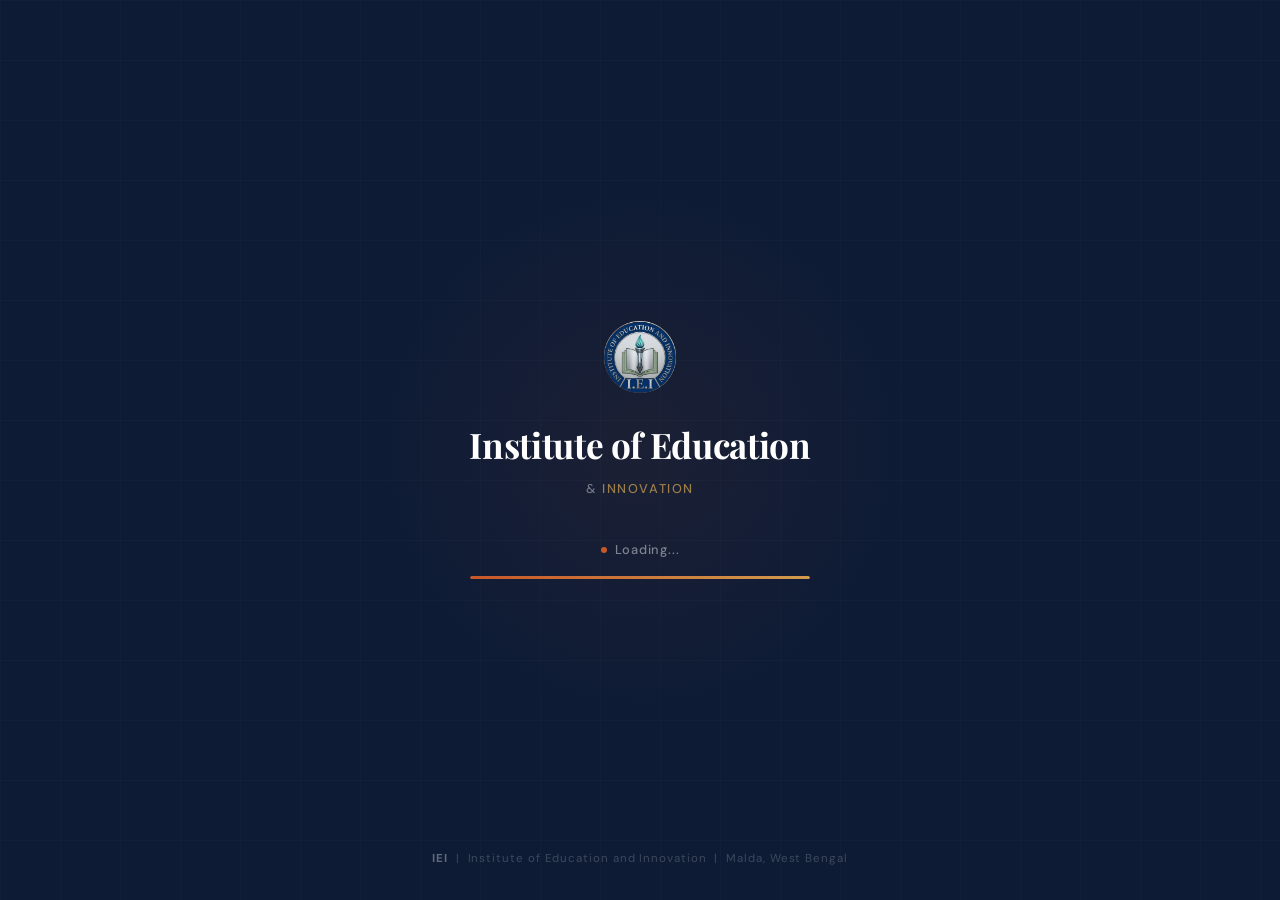
<file: admin.html>
<!DOCTYPE html>
<html lang="en">
<head>
<script>
  // Apply saved theme INSTANTLY — prevents flash of default theme
  (function(){
    var t=localStorage.getItem('iei-site-theme');
    if(t&&t!=='default')document.documentElement.setAttribute('data-site-theme',t);
    var d=localStorage.getItem('iei-theme');
    if(d==='dark')document.documentElement.setAttribute('data-theme','dark');
  })();
</script>
<meta charset="UTF-8">
<meta name="viewport" content="width=device-width, initial-scale=1.0">
<title>Admin Dashboard — IEI</title>
<link rel="stylesheet" href="css/main.css">
<link rel="stylesheet" href="css/themes.css">
<link rel="stylesheet" href="css/admin.css">
</head>
<body>
<div class="admin-layout">

  <!-- SIDEBAR -->
  <aside class="admin-sidebar" id="adminSidebar">
    <div class="sidebar-header">
      <div class="sidebar-logo">IEI</div>
      <div class="sidebar-brand">IEI Admin<small>Control Panel</small></div>
    </div>
    <nav class="sidebar-nav">
      <div class="sidebar-section">
        <div class="sidebar-section-label">Main</div>
        <div class="sidebar-link active" data-panel="dashboardPanel">
          <span class="sidebar-link-icon">📊</span> Dashboard
        </div>
      </div>
      <div class="sidebar-section">
        <div class="sidebar-section-label">Content</div>
        <div class="sidebar-link" data-panel="newsPanel">
          <span class="sidebar-link-icon">📰</span> News Posts
          <span class="sidebar-badge" id="newsBadge">0</span>
        </div>
        <div class="sidebar-link" data-panel="eventsPanel">
          <span class="sidebar-link-icon">📅</span> Events
        </div>
        <div class="sidebar-link" data-panel="galleryPanel">
          <span class="sidebar-link-icon">🖼️</span> Gallery
        </div>
        <div class="sidebar-link" data-panel="themePanel">
          <span class="sidebar-link-icon">🎨</span> Theme & Appearance
        </div>
      </div>
      <div class="sidebar-section">
        <div class="sidebar-section-label">Website</div>
        <a href="index.html" target="_blank" class="sidebar-link">
          <span class="sidebar-link-icon">🌐</span> View Website
        </a>
      </div>
    </nav>
    <div class="sidebar-footer">
      <div class="sidebar-user">
        <div class="sidebar-user-avatar"><img src="/img/ieilogo.png" ></div>
        <div>
          <div class="sidebar-user-name admin-username">iei_admin</div>
          <div class="sidebar-user-role">Administrator</div>
        </div>
        <button class="sidebar-logout-btn logout-btn" title="Logout">🔴</button>
      </div>
    </div>
  </aside>

  <!-- MAIN CONTENT -->
  <main class="admin-main">
    <header class="admin-topbar">
      <div style="display:flex;align-items:center;gap:1rem;">
        <button class="hamburger" id="sidebarToggle" style="display:none;"><span></span><span></span><span></span></button>
        <h1 class="topbar-title" id="topbarTitle">Dashboard</h1>
      </div>
      <div class="topbar-right">
        <span class="topbar-time" id="adminClock"></span>
        <button class="theme-toggle" style="border:1.5px solid var(--clr-border);">🌙</button>
        <button class="btn btn-outline btn-sm logout-btn">Logout</button>
      </div>
    </header>

    <div class="admin-content">

      <!-- DASHBOARD PANEL -->
      <div class="admin-panel active" id="dashboardPanel">
        <div class="admin-stats-grid">
          <div class="admin-stat-card">
            <div class="admin-stat-icon stat-bg-primary">📰</div>
            <div class="admin-stat-info">
              <div class="admin-stat-value" id="statNews">0</div>
              <div class="admin-stat-label">Published News</div>
              <div class="admin-stat-change change-up">↑ Active posts</div>
            </div>
          </div>
          <div class="admin-stat-card">
            <div class="admin-stat-icon stat-bg-gold">📅</div>
            <div class="admin-stat-info">
              <div class="admin-stat-value" id="statEvents">0</div>
              <div class="admin-stat-label">Upcoming Events</div>
              <div class="admin-stat-change change-up">↑ Scheduled</div>
            </div>
          </div>
          <div class="admin-stat-card">
            <div class="admin-stat-icon stat-bg-navy">🖼️</div>
            <div class="admin-stat-info">
              <div class="admin-stat-value" id="statGallery">0</div>
              <div class="admin-stat-label">Gallery Items</div>
              <div class="admin-stat-change change-up">↑ Photos</div>
            </div>
          </div>
          <div class="admin-stat-card">
            <div class="admin-stat-icon stat-bg-green">📦</div>
            <div class="admin-stat-info">
              <div class="admin-stat-value" id="statTotal">0</div>
              <div class="admin-stat-label">Total Content Items</div>
              <div class="admin-stat-change change-up">↑ All sections</div>
            </div>
          </div>
        </div>

        <div class="grid-2" style="gap:1.5rem;">
          <div class="admin-card">
            <div class="admin-card-header">
              <span class="admin-card-title">📰 Recent News</span>
              <button class="btn btn-primary btn-sm" data-panel="newsPanel">Manage →</button>
            </div>
            <div class="admin-card-body" style="padding:0;">
              <table class="data-table">
                <thead><tr><th>Title</th><th>Category</th><th>Status</th></tr></thead>
                <tbody id="dashRecentNews"></tbody>
              </table>
            </div>
          </div>
          <div class="admin-card">
            <div class="admin-card-header">
              <span class="admin-card-title">📅 Upcoming Events</span>
              <button class="btn btn-primary btn-sm" data-panel="eventsPanel">Manage →</button>
            </div>
            <div class="admin-card-body" style="padding:0;">
              <table class="data-table">
                <thead><tr><th>Event</th><th>Date</th><th>Status</th></tr></thead>
                <tbody id="dashRecentEvents"></tbody>
              </table>
            </div>
          </div>
        </div>

        <div class="admin-card" style="margin-top:1.5rem;">
          <div class="admin-card-header"><span class="admin-card-title">⚡ Quick Actions</span></div>
          <div class="admin-card-body">
            <div style="display:flex;gap:1rem;flex-wrap:wrap;">
              <button class="btn btn-primary" data-panel="newsPanel" id="quickAddNews">📰 Add News Post</button>
              <button class="btn btn-navy" data-panel="eventsPanel">📅 Add Event</button>
              <button class="btn btn-outline" data-panel="galleryPanel">🖼️ Add Gallery Item</button>
              <a href="index.html" target="_blank" class="btn btn-outline">🌐 View Live Site</a>
            </div>
          </div>
        </div>
      </div>

      <!-- NEWS PANEL -->
      <div class="admin-panel" id="newsPanel">
        <div class="admin-card">
          <div class="admin-card-header">
            <span class="admin-card-title">📰 News Posts</span>
            <button class="btn btn-primary btn-sm" id="addNewsBtn">+ Add Post</button>
          </div>
          <div style="overflow-x:auto;">
            <table class="data-table">
              <thead><tr><th>Image</th><th>Title</th><th>Category</th><th>Date</th><th>Status</th><th>Actions</th></tr></thead>
              <tbody id="newsTableBody"></tbody>
            </table>
          </div>
        </div>
      </div>

      <!-- EVENTS PANEL -->
      <div class="admin-panel" id="eventsPanel">
        <div class="admin-card">
          <div class="admin-card-header">
            <span class="admin-card-title">📅 Events</span>
            <button class="btn btn-primary btn-sm" id="addEventBtn">+ Add Event</button>
          </div>
          <div style="overflow-x:auto;">
            <table class="data-table">
              <thead><tr><th>Title</th><th>Date</th><th>Time</th><th>Location</th><th>Status</th><th>Actions</th></tr></thead>
              <tbody id="eventsTableBody"></tbody>
            </table>
          </div>
        </div>
      </div>

      <!-- GALLERY PANEL -->
      <div class="admin-panel" id="galleryPanel">
        <div class="admin-card">
          <div class="admin-card-header">
            <span class="admin-card-title">🖼️ Gallery</span>
            <button class="btn btn-primary btn-sm" id="addGalleryBtn">+ Add Item</button>
          </div>
          <div style="overflow-x:auto;">
            <table class="data-table">
              <thead><tr><th>Image</th><th>Title</th><th>Category</th><th>Date</th><th>Actions</th></tr></thead>
              <tbody id="galleryTableBody"></tbody>
            </table>
          </div>
        </div>
      </div>


      <!-- THEME PANEL -->
      <div class="admin-panel" id="themePanel">
        <div class="admin-card" style="margin-bottom:1.5rem;">
          <div class="admin-card-header">
            <span class="admin-card-title">🎨 Site Colour Theme</span>
            <span style="font-size:.82rem;color:var(--clr-text-muted);">Applies to all pages instantly</span>
          </div>
          <div class="admin-card-body">
            <p style="font-size:.9rem;color:var(--clr-text-2);margin-bottom:1.5rem;">Choose a colour theme for the entire website. Your selection is saved and applied to every page automatically.</p>
            <div class="theme-switcher-panel">

              <!-- Default Warm -->
              <div class="theme-swatch active" data-theme="default">
                <div class="theme-swatch-preview">
                  <div class="theme-swatch-bar" style="background:#1b2d4f;"></div>
                  <div class="theme-swatch-bar" style="background:#c8572a;"></div>
                  <div class="theme-swatch-bar" style="background:#d4a853;"></div>
                  <div class="theme-swatch-bar" style="background:#faf8f4;"></div>
                </div>
                <div class="theme-swatch-info">
                  <span class="theme-swatch-name">🔥 Warm (Default)</span>
                  <span class="theme-swatch-check">✓</span>
                </div>
              </div>

              <!-- Ocean Blue -->
              <div class="theme-swatch" data-theme="ocean">
                <div class="theme-swatch-preview">
                  <div class="theme-swatch-bar" style="background:#0b2e4e;"></div>
                  <div class="theme-swatch-bar" style="background:#1a6fa8;"></div>
                  <div class="theme-swatch-bar" style="background:#4d9fd6;"></div>
                  <div class="theme-swatch-bar" style="background:#e8f4fd;"></div>
                </div>
                <div class="theme-swatch-info">
                  <span class="theme-swatch-name">🌊 Ocean Blue</span>
                  <span class="theme-swatch-check">✓</span>
                </div>
              </div>

              <!-- Pink Rose -->
              <div class="theme-swatch" data-theme="pink">
                <div class="theme-swatch-preview">
                  <div class="theme-swatch-bar" style="background:#4a0030;"></div>
                  <div class="theme-swatch-bar" style="background:#c2185b;"></div>
                  <div class="theme-swatch-bar" style="background:#e91e8c;"></div>
                  <div class="theme-swatch-bar" style="background:#fff5f8;"></div>
                </div>
                <div class="theme-swatch-info">
                  <span class="theme-swatch-name">🌸 Rose Pink</span>
                  <span class="theme-swatch-check">✓</span>
                </div>
              </div>

              <!-- Grey Aesthetic -->
              <div class="theme-swatch" data-theme="grey">
                <div class="theme-swatch-preview">
                  <div class="theme-swatch-bar" style="background:#1c1c1c;"></div>
                  <div class="theme-swatch-bar" style="background:#424242;"></div>
                  <div class="theme-swatch-bar" style="background:#757575;"></div>
                  <div class="theme-swatch-bar" style="background:#fafafa;"></div>
                </div>
                <div class="theme-swatch-info">
                  <span class="theme-swatch-name">🩶 Grey Aesthetic</span>
                  <span class="theme-swatch-check">✓</span>
                </div>
              </div>

              <!-- Forest Green -->
              <div class="theme-swatch" data-theme="forest">
                <div class="theme-swatch-preview">
                  <div class="theme-swatch-bar" style="background:#1a3a1a;"></div>
                  <div class="theme-swatch-bar" style="background:#2e7d32;"></div>
                  <div class="theme-swatch-bar" style="background:#4caf50;"></div>
                  <div class="theme-swatch-bar" style="background:#f1f8f1;"></div>
                </div>
                <div class="theme-swatch-info">
                  <span class="theme-swatch-name">🌿 Forest Green</span>
                  <span class="theme-swatch-check">✓</span>
                </div>
              </div>

              <!-- Royal Purple -->
              <div class="theme-swatch" data-theme="purple">
                <div class="theme-swatch-preview">
                  <div class="theme-swatch-bar" style="background:#2e003e;"></div>
                  <div class="theme-swatch-bar" style="background:#6a1b9a;"></div>
                  <div class="theme-swatch-bar" style="background:#ab47bc;"></div>
                  <div class="theme-swatch-bar" style="background:#fdf5ff;"></div>
                </div>
                <div class="theme-swatch-info">
                  <span class="theme-swatch-name">💜 Royal Purple</span>
                  <span class="theme-swatch-check">✓</span>
                </div>
              </div>

              <!-- Sunset Orange -->
              <div class="theme-swatch" data-theme="sunset">
                <div class="theme-swatch-preview">
                  <div class="theme-swatch-bar" style="background:#3e1f00;"></div>
                  <div class="theme-swatch-bar" style="background:#e65100;"></div>
                  <div class="theme-swatch-bar" style="background:#ff7043;"></div>
                  <div class="theme-swatch-bar" style="background:#fff8f5;"></div>
                </div>
                <div class="theme-swatch-info">
                  <span class="theme-swatch-name">🌅 Sunset Orange</span>
                  <span class="theme-swatch-check">✓</span>
                </div>
              </div>

            </div>
          </div>
        </div>

        <!-- Dark Mode Toggle Card -->
        <div class="admin-card">
          <div class="admin-card-header">
            <span class="admin-card-title">🌙 Dark / Light Mode</span>
          </div>
          <div class="admin-card-body" style="display:flex;align-items:center;justify-content:space-between;flex-wrap:wrap;gap:1rem;">
            <div>
              <div style="font-weight:600;margin-bottom:.25rem;">Interface Mode</div>
              <div style="font-size:.875rem;color:var(--clr-text-muted);">Toggle between light and dark mode for all pages</div>
            </div>
            <button class="theme-toggle btn btn-outline" style="width:auto;padding:.6rem 1.5rem;border-radius:99px;display:flex;align-items:center;gap:.5rem;font-size:.9rem;">🌙 Toggle Mode</button>
          </div>
        </div>
      </div>

    </div><!-- /admin-content -->
  </main>
</div>

<!-- NEWS MODAL -->
<div class="modal-overlay" id="newsModal">
  <div class="modal">
    <div class="modal-header">
      <h2 class="modal-title" id="newsModalTitle">Add News Post</h2>
      <button class="modal-close">✕</button>
    </div>
    <form class="modal-body" id="newsForm">
      <input type="hidden" id="newsId">
      <div class="form-group"><label class="form-label">Title *</label><input class="form-input" type="text" id="newsTitle" required placeholder="Post title"></div>
      <div class="grid-2" style="gap:1rem;">
        <div class="form-group"><label class="form-label">Category *</label>
          <select class="form-select" id="newsCategory" required>
            <option>Scholarship</option><option>Event</option><option>Programs</option><option>Partnership</option><option>Success</option><option>Announcement</option>
          </select>
        </div>
        <div class="form-group"><label class="form-label">Date *</label><input class="form-input" type="date" id="newsDate" required></div>
      </div>
      <div class="form-group"><label class="form-label">Image URL</label><input class="form-input" type="url" id="newsImage" placeholder="https://…"></div>
      <div class="form-group"><label class="form-label">Excerpt / Description *</label><textarea class="form-textarea" id="newsExcerpt" required placeholder="Brief description of the post…" style="min-height:100px;"></textarea></div>
      <div class="form-group"><label class="form-label">Status</label>
        <select class="form-select" id="newsStatus"><option value="published">Published</option><option value="draft">Draft</option></select>
      </div>
      <div class="modal-footer" style="padding:0;border:none;margin-top:1.5rem;">
        <button type="button" class="btn btn-outline modal-cancel">Cancel</button>
        <button type="submit" class="btn btn-primary">Save Post</button>
      </div>
    </form>
  </div>
</div>

<!-- EVENT MODAL -->
<div class="modal-overlay" id="eventModal">
  <div class="modal">
    <div class="modal-header">
      <h2 class="modal-title" id="eventModalTitle">Add Event</h2>
      <button class="modal-close">✕</button>
    </div>
    <form class="modal-body" id="eventForm">
      <input type="hidden" id="eventId">
      <div class="form-group"><label class="form-label">Event Title *</label><input class="form-input" type="text" id="eventTitle" required placeholder="Event name"></div>
      <div class="grid-2" style="gap:1rem;">
        <div class="form-group"><label class="form-label">Date *</label><input class="form-input" type="date" id="eventDate" required></div>
        <div class="form-group"><label class="form-label">Time *</label><input class="form-input" type="text" id="eventTime" required placeholder="10:00 AM"></div>
      </div>
      <div class="form-group"><label class="form-label">Location *</label><input class="form-input" type="text" id="eventLocation" required placeholder="Venue / Address"></div>
      <div class="form-group"><label class="form-label">Description</label><textarea class="form-textarea" id="eventDesc" placeholder="Event details…" style="min-height:100px;"></textarea></div>
      <div class="form-group"><label class="form-label">Status</label>
        <select class="form-select" id="eventStatus"><option value="upcoming">Upcoming</option><option value="completed">Completed</option><option value="cancelled">Cancelled</option></select>
      </div>
      <div class="modal-footer" style="padding:0;border:none;margin-top:1.5rem;">
        <button type="button" class="btn btn-outline modal-cancel">Cancel</button>
        <button type="submit" class="btn btn-primary">Save Event</button>
      </div>
    </form>
  </div>
</div>

<!-- GALLERY MODAL -->
<div class="modal-overlay" id="galleryModal">
  <div class="modal">
    <div class="modal-header">
      <h2 class="modal-title" id="galleryModalTitle">Add Gallery Item</h2>
      <button class="modal-close">✕</button>
    </div>
    <form class="modal-body" id="galleryForm">
      <input type="hidden" id="galleryItemId">
      <div class="form-group"><label class="form-label">Title *</label><input class="form-input" type="text" id="galleryTitle" required placeholder="Photo title"></div>
      <div class="grid-2" style="gap:1rem;">
        <div class="form-group"><label class="form-label">Category *</label>
          <select class="form-select" id="galleryCategory" required>
            <option>Events</option><option>Campus</option><option>Outreach</option><option>Programs</option><option>Mentorship</option>
          </select>
        </div>
        <div class="form-group"><label class="form-label">Date *</label><input class="form-input" type="date" id="galleryDate" required></div>
      </div>
      <div class="form-group"><label class="form-label">Image URL *</label><input class="form-input" type="url" id="galleryImage" required placeholder="https://…"></div>
      <div class="modal-footer" style="padding:0;border:none;margin-top:1.5rem;">
        <button type="button" class="btn btn-outline modal-cancel">Cancel</button>
        <button type="submit" class="btn btn-primary">Save Item</button>
      </div>
    </form>
  </div>
</div>


<script src="js/theme.js"></script>
<script src="js/main.js"></script>
<script src="js/auth.js"></script>
<script src="js/admin.js"></script>
<script>
// Quick-action "Add News" on dashboard wires to admin.js openNewsModal
document.addEventListener('DOMContentLoaded', function() {
  const qn = document.getElementById('quickAddNews');
  if (qn) {
    qn.addEventListener('click', function() {
      if (window.adminOpenNews) window.adminOpenNews();
    });
  }
});
</script>
</body></html>
</file>
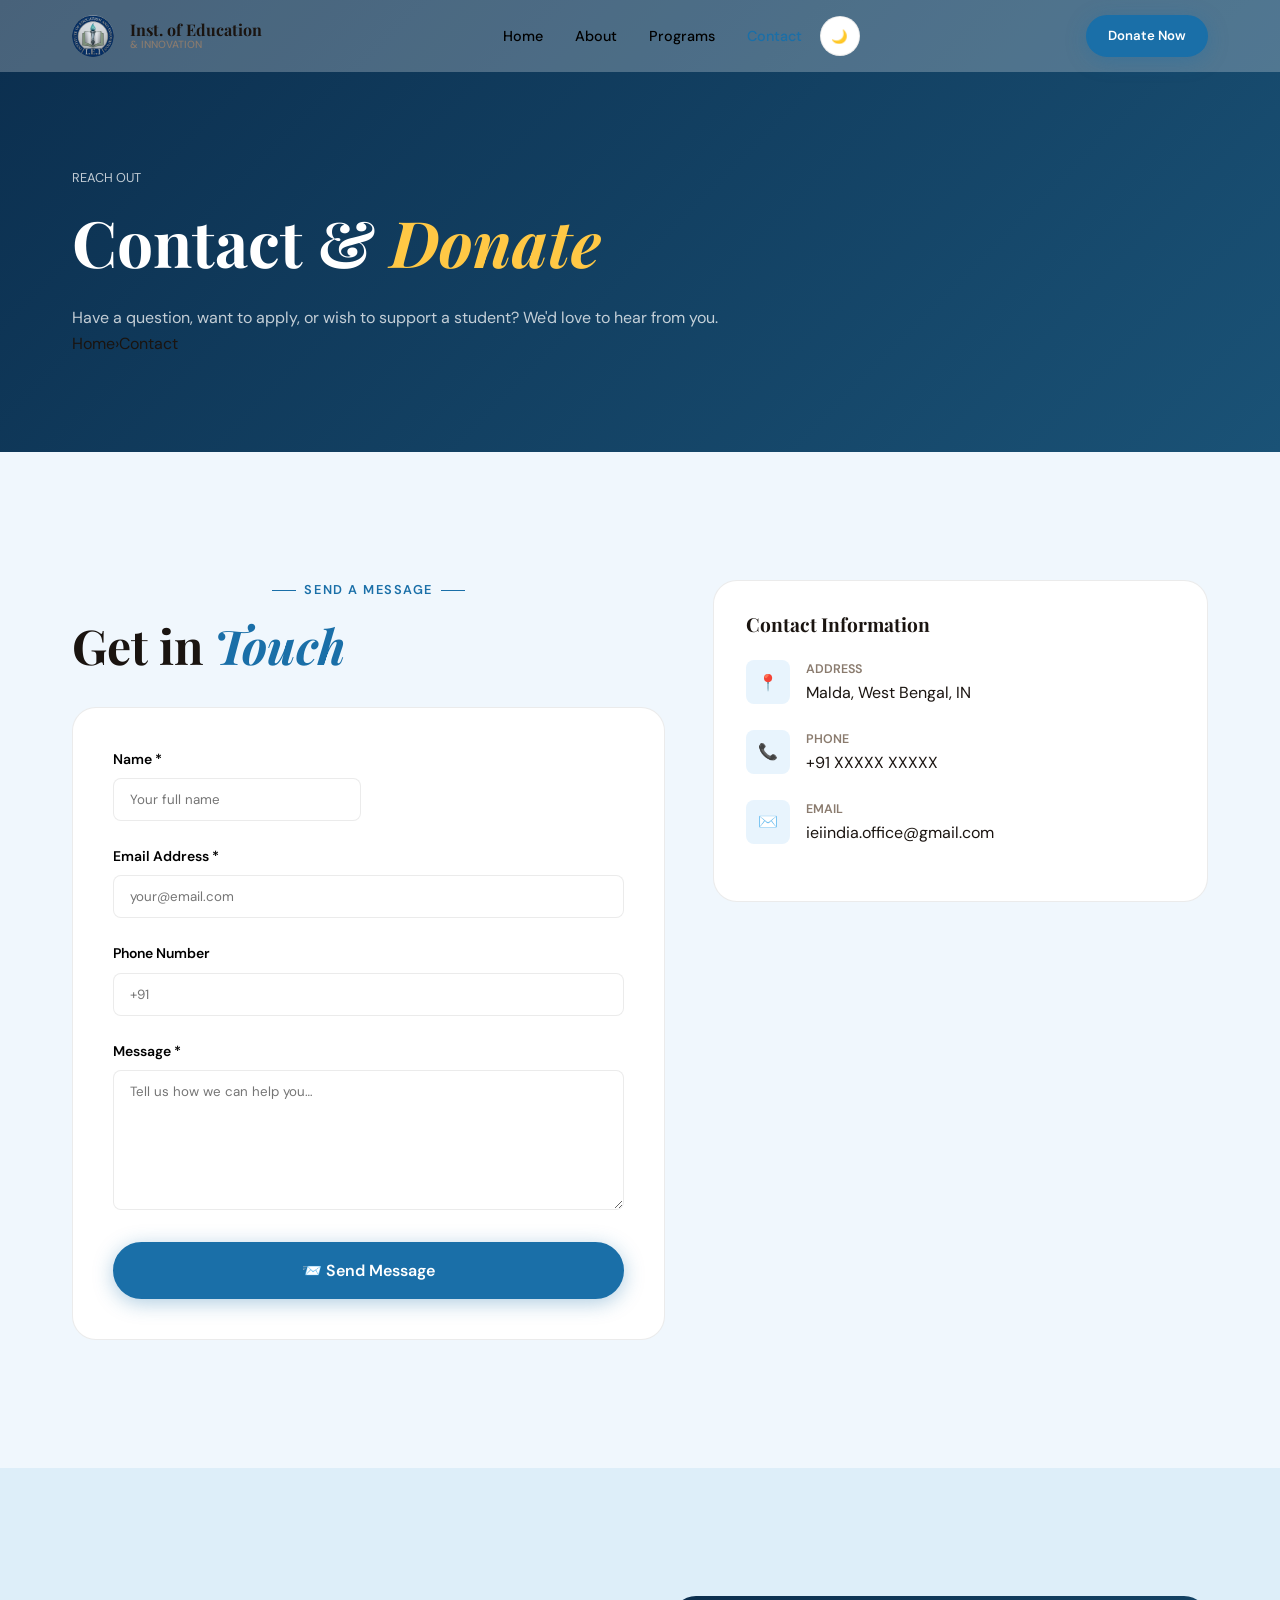
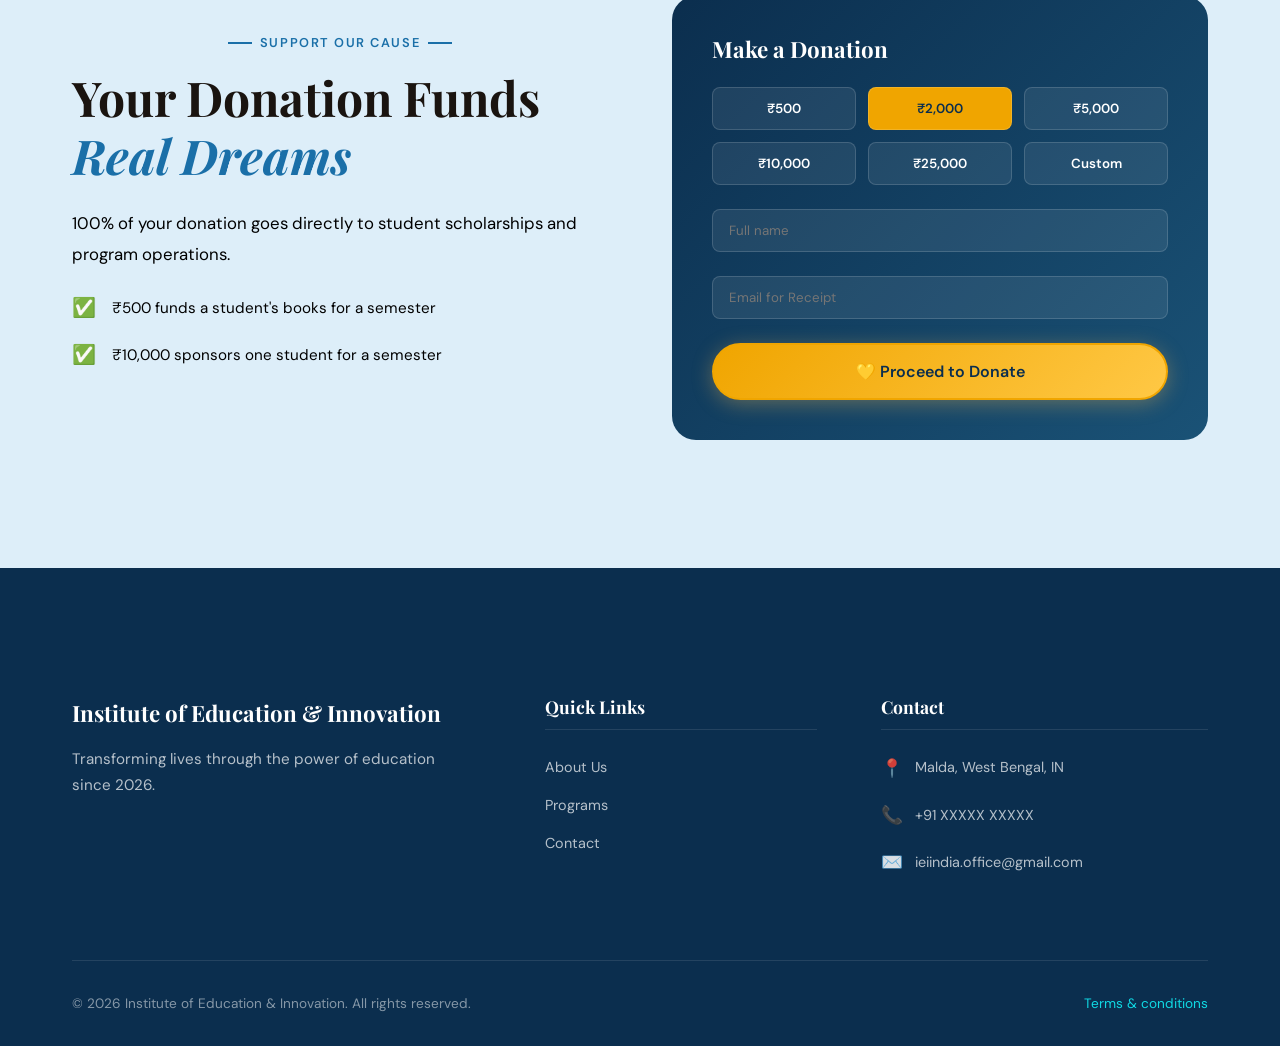
<file: contact.html>
<!DOCTYPE html>
<html lang="en">
<head>
  <meta charset="UTF-8">
  <meta name="viewport" content="width=device-width, initial-scale=1.0">
  <title>Contact & Donate — Institute of Education & Innovation</title>
  <link rel="stylesheet" href="/styles.css">
</head>
<body>
  <nav class="navbar" id="navbar">
    <div class="nav-container">
      <a href="index.html" class="nav-logo">
        <div class="nav-logo-icon">
          <img src="./img/ieilogo.png" alt="IEI" style="width:100%; height:100%; object-fit:cover; border-radius:50%;">
        </div>
        <div class="nav-logo-text">
          <span class="nav-logo-primary">Inst. of Education</span>
          <span class="nav-logo-secondary">& Innovation</span>
        </div>
      </a>
      <ul class="nav-links">
        <li><a href="index.html" class="nav-link">Home</a></li>
        <li><a href="index.html#abt" class="nav-link">About</a></li>
        <li><a href="index.html#scholarshipsec" class="nav-link">Programs</a></li>
        <li><a href="contact.html" class="nav-link active">Contact</a></li>
        <li><button class="theme-toggle" aria-label="Toggle theme">🌙</button></li>
      </ul>
      <div class="nav-actions">
        <a href="#donate" class="btn btn-primary btn-sm">Donate Now</a>
      </div>
      <button class="hamburger" id="hamburger" aria-label="Menu">
        <span></span><span></span><span></span>
      </button>
    </div>
  </nav>
   <div class="mobile-overlay" id="mobileOverlay"></div>
  <nav class="mobile-nav" id="mobileNav">
    <a href="index.html" class="mobile-nav-link">🏠 Home</a>
      <a href="index.html#abt" class="mobile-nav-link">ℹ️ About Us</a>
      <a href="index.html#scholarshipsec" class="mobile-nav-link">📚 Programs</a>
      <a href="contact.html" class="mobile-nav-link">📞 Contact</a>
      
      <button class="mobile-nav-link" id="mobileThemeBtn" style="width: 100%; text-align: left; cursor: pointer; font-family: inherit;">
        <span class="theme-icon">🌙</span> <span class="theme-text">Dark Mode</span>
      </button>

      <a href="contact.html#donate" class="btn btn-primary" style="margin-top: 1rem; width: 100%; border-radius: 16px; justify-content: center;">💛 Donate Now</a>
    </nav>

  <section class="page-hero">
    <div class="container">
      <div class="page-hero-content">
        <p class="page-hero-label">Reach Out</p>
        <h1>Contact & <em style="color:var(--clr-gold-light);font-style:italic;">Donate</em></h1>
        <p>Have a question, want to apply, or wish to support a student? We'd love to hear from you.</p>
        <div class="breadcrumb"><a href="index.html">Home</a><span>›</span><span>Contact</span></div>
      </div>
    </div>
  </section>

  <section class="section" style="background:var(--clr-bg);">
    <div class="container">
      <div class="contact-grid">
        <div class="reveal-left">
          <p class="section-label">Send a Message</p>
          <h2 class="section-title" style="text-align:left;margin-bottom:2rem;">Get in <em>Touch</em></h2>
          <form id="contactForm" style="background:var(--clr-surface);border:1px solid var(--clr-border);border-radius:var(--radius-xl);padding:2.5rem;">
            <div class="grid-2" style="gap:1rem;">
              <div class="form-group">
                <label class="form-label" for="firstName">Name *</label>
                <input class="form-input" type="text" id="firstName" placeholder="Your full name" required>
              </div>
            </div>
            <div class="form-group">
              <label class="form-label" for="email">Email Address *</label>
              <input class="form-input" type="email" id="email" placeholder="your@email.com" required>
            </div>
            <div class="form-group">
              <label class="form-label" for="phone">Phone Number</label>
              <input class="form-input" type="tel" id="phone" placeholder="+91 ">
            </div>
            <div class="form-group">
              <label class="form-label" for="message">Message *</label>
              <textarea class="form-textarea" id="message" placeholder="Tell us how we can help you…" required></textarea>
            </div>
            <button type="submit" class="btn btn-primary btn-lg" style="width:100%;">📨 Send Message</button>
          </form>
        </div>

        <div class="reveal-right" style="display:flex;flex-direction:column;gap:1.5rem;">
          <div class="contact-info-card">
            <h3 style="font-family:var(--font-display);font-size:1.2rem;margin-bottom:1.5rem;">Contact Information</h3>
            <div class="contact-info-item">
              <div class="contact-info-icon">📍</div>
              <div><div class="contact-info-label">Address</div><div class="contact-info-value">Malda, West Bengal, IN</div></div>
            </div>
            <div class="contact-info-item">
              <div class="contact-info-icon">📞</div>
              <div><div class="contact-info-label">Phone</div><div class="contact-info-value">+91 XXXXX XXXXX</div></div>
            </div>
            <div class="contact-info-item">
              <div class="contact-info-icon">✉️</div>
              <div><div class="contact-info-label">Email</div><div class="contact-info-value">ieiindia.office@gmail.com</div></div>
            </div>
          </div>
        </div>
      </div>
    </div>
  </section>

  <section class="section" style="background:var(--clr-bg-2);" id="donate">
    <div class="container">
      <div class="grid-2" style="align-items:center;gap:4rem;">
        <div class="reveal-left">
          <p class="section-label">Support Our Cause</p>
          <h2 class="section-title">Your Donation Funds <em>Real Dreams</em></h2>
          <p style="font-size:1.05rem;color:var(--clr-text-2);line-height:1.8;margin-bottom:1.5rem;">100% of your donation goes directly to student scholarships and program operations.</p>
          <div style="display:flex;flex-direction:column;gap:1rem;margin-bottom:2rem;">
            <div style="display:flex;align-items:center;gap:1rem;font-size:.95rem;color:var(--clr-text-2);"><span style="color:var(--clr-green);font-size:1.2rem;">✅</span> ₹500 funds a student's books for a semester</div>
            <div style="display:flex;align-items:center;gap:1rem;font-size:.95rem;color:var(--clr-text-2);"><span style="color:var(--clr-green);font-size:1.2rem;">✅</span> ₹10,000 sponsors one student for a semester</div>
          </div>
        </div>
        <div class="reveal-right">
          <div class="donate-card">
            <h3 style="font-family:var(--font-display);font-size:1.4rem;font-weight:700;color:#fff;margin-bottom:.5rem;">Make a Donation</h3>
            <div class="donation-amounts">
              <button class="donation-btn" data-amount="500">₹500</button>
              <button class="donation-btn selected" data-amount="2000">₹2,000</button>
              <button class="donation-btn" data-amount="5000">₹5,000</button>
              <button class="donation-btn" data-amount="10000">₹10,000</button>
              <button class="donation-btn" data-amount="25000">₹25,000</button>
              <button class="donation-btn" data-amount="custom">Custom</button>
            </div>
            <div class="form-group" id="customAmountGroup" style="display:none;">
              <input class="form-input" type="number" id="customAmount" placeholder="Enter amount in ₹" min="100">
            </div>
            <div class="form-group">
              <input class="form-input" type="text" placeholder="Full name" style="background:rgba(255,255,255,.08);border-color:rgba(255,255,255,.15);color:#fff;">
            </div>
            <div class="form-group">
              <input class="form-input" type="email" placeholder="Email for Receipt" style="background:rgba(255,255,255,.08);border-color:rgba(255,255,255,.15);color:#fff;">
            </div>
            <button class="btn btn-gold btn-lg" style="width:100%;" id="donateSubmitBtn">💛 Proceed to Donate</button>
          </div>
        </div>
      </div>
    </div>
  </section>

  <footer class="footer">
      <div class="container">
        <div class="footer-grid">
          <div class="footer-brand">
            <div class="footer-logo-text">Institute of Education & Innovation</div>
            <p>Transforming lives through the power of education since 2026.</p>
          </div>
          <div class="footer-col">
            <h4>Quick Links</h4>
            <ul class="footer-links">
              <li><a href="#abt" class="footer-link">About Us</a></li>
              <li><a href="#scholarshipsec" class="footer-link">Programs</a></li>
              <li><a href="contact.html" class="footer-link">Contact</a></li>
            </ul>
          </div>
          <div class="footer-col">
            <h4>Contact</h4>
            <div class="footer-contact-item"><span>📍</span><span onclick="window.open('https://www.google.com/maps/search/?api=1&query=Malda+West+Bengal+India', '_blank')" style="cursor: pointer;"title="View on Google Maps">Malda, West Bengal, IN</span></div>
            <div class="footer-contact-item"><span>📞</span><span>+91 XXXXX XXXXX</span></div>
            <div class="footer-contact-item"><span>✉️</span><span onclick="window.location.href='mailto:ieiindia.office@gmail.com'" style="cursor: pointer;" title="Click to send an email">ieiindia.office@gmail.com</span></div>
          </div>
        </div>
        <div class="footer-bottom">
          <span>© 2026 Institute of Education & Innovation. All rights reserved.</span>
          <span><a href="javascript:void(0)" id="policyTrigger" style="color: rgb(16, 217, 228);">Terms & conditions</a></span>
        </div>
      </div>
    </footer>
    <div class="policy-modal" id="policyModal">
    <div class="policy-modal-container glass-container">
        <button class="policy-cross" id="policyCross">&times;</button>
        
        <header class="policy-header">
            <h1>Legal Disclaimer & Terms of Use</h1>
            <p class="last-updated">Effective Date: December 2025</p>
        </header>

        <div class="policy-scroll-body" id="policyScrollBody">
            <section>
                <h2>Nature of Information</h2>
                <p>The information and data presented are for educational purposes. No guarantee is made regarding accuracy. Hypothetical scenarios represent exploration of ideas, not factual reality.</p>
            </section>

            <section>
                <h2>Attribution</h2>
                <p>External resources remain the property of respective owners. Usage is intended under fair use for illustrative purposes.</p>
            </section>

            <section>
                <h2>Intellectual Property</h2>
                <div class="policy-warning">
                    <strong>CRIMINAL LIABILITY WARNING:</strong> Unauthorized scraping or cloning of this design is strictly forbidden.
                </div>
                <p>Original assets are protected by copyright laws. Mirroring assets will be pursued as a legal offense.</p>
            </section>

            <section>
                <h2>Limitation of Liability</h2>
                <p>The owner shall not be held liable for damages arising out of your access to this website.</p>
            </section>

            <div class="policy-agreement-line">
                <p>By visiting our website you agree all these terms and policies.</p>
            </div>
        </div>

        <div class="policy-footer">
            <button id="acceptPolicyBtn" class="accept-btn" disabled>I Understood and Accept</button>
        </div>
    </div>
</div>

  <div id="toastContainer"></div>

  <script src="/script.js"></script>
</body>
</html>
</file>
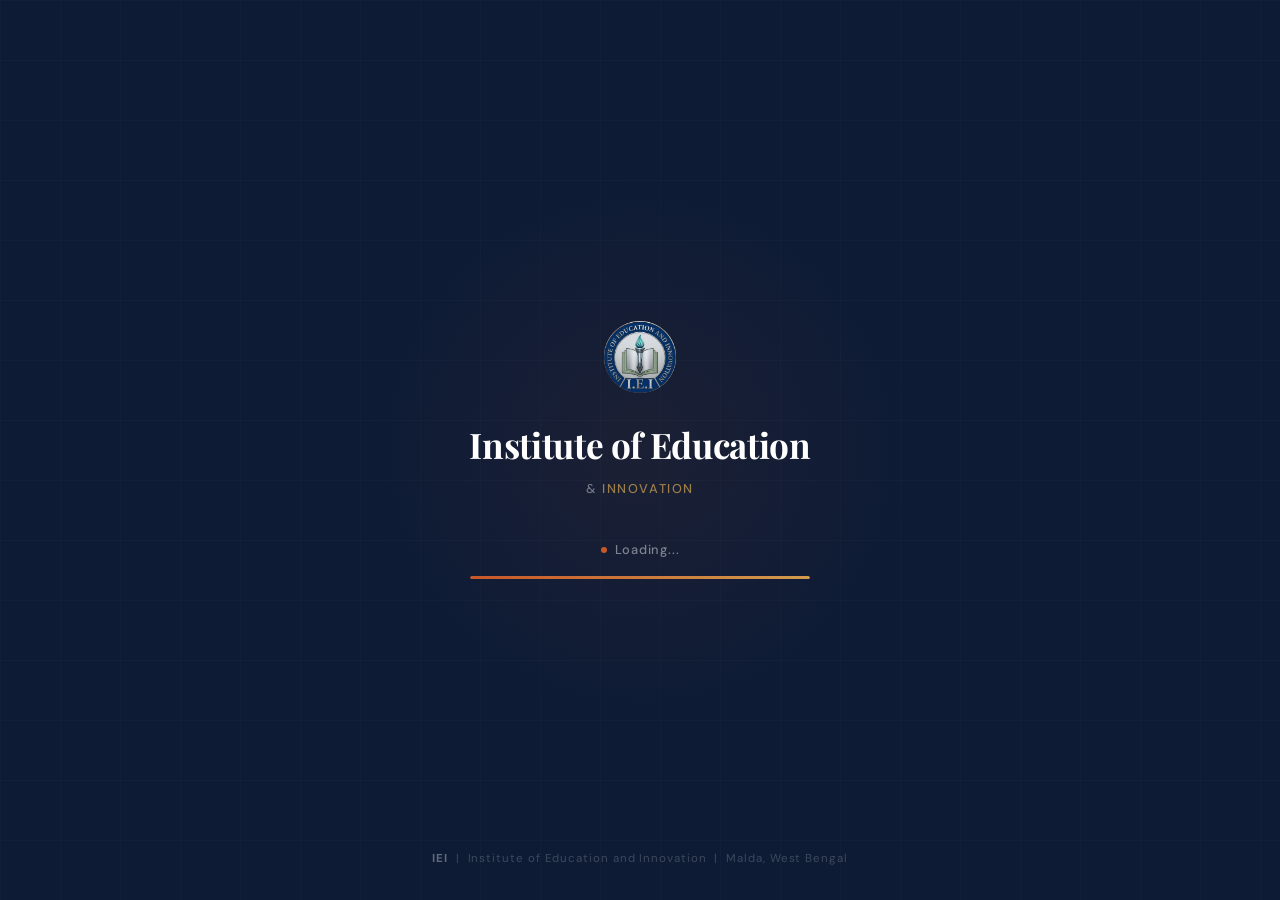
<file: login.html>
<!DOCTYPE html>
<html lang="en">
<head>
<script>
  // Apply saved theme INSTANTLY — prevents flash of default theme
  (function(){
    var t=localStorage.getItem('iei-site-theme');
    if(t&&t!=='default')document.documentElement.setAttribute('data-site-theme',t);
    var d=localStorage.getItem('iei-theme');
    if(d==='dark')document.documentElement.setAttribute('data-theme','dark');
  })();
</script>
<meta charset="UTF-8">
<meta name="viewport" content="width=device-width, initial-scale=1.0">
<title>Admin Login — Institute of Education & Innovation</title>
<link rel="stylesheet" href="css/main.css">
<link rel="stylesheet" href="css/loader.css">
<link rel="stylesheet" href="css/themes.css">
<link rel="stylesheet" href="css/admin.css">
</head>
<body>
<div class="login-page">
  <!-- Visual Side -->
  <div class="login-visual">
    <div class="login-visual-content">
      <div style="display:flex;align-items:center;gap:1rem;margin-bottom:2rem;">
        <div style="width:48px;height:48px;border-radius:10px;display:flex;align-items:center;justify-content:center;font-family:var(--font-display);font-weight:900;color:#fff;font-size:1.2rem;"><img src="./img/ieilogo.png" alt="IEI"></div>
        <div style="font-family:var(--font-display);font-size:1.1rem;font-weight:700;color:#fff;">Institute of Education<br><span style="font-size:.7rem;font-weight:400;opacity:.6;letter-spacing:.06em;text-transform:uppercase;">& Innovation</span></div>
      </div>
      <h1>Admin Control<br>Panel</h1>
      <p>Manage news, events, gallery, and monitor the impact of our education programs — all from one secure dashboard.</p>
      <div class="login-visual-feature">
        <div class="login-visual-feature-icon">📰</div>
        <span>Manage News & Events</span>
      </div>
      <div class="login-visual-feature">
        <div class="login-visual-feature-icon">🖼️</div>
        <span>Gallery Management</span>
      </div>
      <div class="login-visual-feature">
        <div class="login-visual-feature-icon">📊</div>
        <span>Dashboard Analytics</span>
      </div>
      <div class="login-visual-feature">
        <div class="login-visual-feature-icon">🔒</div>
        <span>Secure 1-Hour Sessions</span>
      </div>
    </div>
  </div>

  <!-- Form Side -->
  <div class="login-form-side">
    <div class="login-form-wrap">
      <div class="login-form-header">
        <div style="width:48px;height:48px;border-radius:12px;display:flex;align-items:center;justify-content:center;font-family:var(--font-display);font-weight:900;color:#fff;margin-bottom:1.5rem;"><img src="./img/ieilogo.png" alt="IEI"></div>
        <h2>Welcome Back</h2>
        <p>Sign in to access the admin dashboard</p>
      </div>

      <div class="login-error" id="loginError">⚠️ Incorrect username or password. Please try again.</div>

      <form id="loginForm">
        <div class="form-group">
          <label class="form-label" for="adminUser">Username</label>
          <input class="form-input" type="text" id="adminUser" placeholder="Enter your username" autocomplete="username" required>
        </div>
        <div class="form-group">
          <label class="form-label" for="adminPass">Password</label>
          <div class="password-toggle">
            <input class="form-input" type="password" id="adminPass" placeholder="Enter your password" autocomplete="current-password" required>
            <button type="button" class="toggle-pw-btn" id="togglePw">👁️</button>
          </div>
        </div>
        <div style="display:flex;align-items:center;justify-content:space-between;margin-bottom:1.5rem;">
          <label style="display:flex;align-items:center;gap:.5rem;font-size:.875rem;color:var(--clr-text-2);cursor:pointer;">
            <input type="checkbox" id="rememberMe" style="accent-color:var(--clr-primary);"> Remember me
          </label>
        </div>
        <button type="submit" class="btn btn-primary btn-lg" style="width:100%;justify-content:center;" id="loginBtn">
          🔐 Sign In to Dashboard
        </button>
      </form>

      <div style="text-align:center;margin-top:2rem;padding-top:2rem;border-top:1px solid var(--clr-border);">
        <a href="index.html" style="font-size:.875rem;color:var(--clr-text-muted);">← Back to Website</a>
      </div>
    </div>
  </div>
</div>

<script src="js/loader.js"></script>
<script src="js/env.js"></script>
<script src="js/theme.js"></script>
<script src="js/auth.js"></script>
<script>
document.addEventListener('DOMContentLoaded', function() {
  // Redirect if already logged in
  if (IEI_Auth.getSession()) {
    window.location.href = 'admin.html';
    return;
  }

  const form = document.getElementById('loginForm');
  const errorEl = document.getElementById('loginError');
  const loginBtn = document.getElementById('loginBtn');

  // NOTICE: We added the word 'async' here
  form.addEventListener('submit', async function(e) {
    e.preventDefault();
    const user = document.getElementById('adminUser').value.trim();
    const pass = document.getElementById('adminPass').value;

    loginBtn.disabled = true;
    loginBtn.textContent = 'Signing in…';
    errorEl.classList.remove('show');

    // NOTICE: We added 'await' here and removed the setTimeout
    const isSuccess = await IEI_Auth.login(user, pass);

    if (isSuccess) {
      loginBtn.textContent = '✅ Redirecting…';
      window.location.href = 'admin.html';
    } else {
      errorEl.classList.add('show');
      loginBtn.disabled = false;
      loginBtn.textContent = '🔐 Sign In to Dashboard';
      document.getElementById('adminPass').value = '';
      document.getElementById('adminPass').focus();
    }
  });

  // Toggle password visibility
  document.getElementById('togglePw').addEventListener('click', function() {
    const input = document.getElementById('adminPass');
    const isPass = input.type === 'password';
    input.type = isPass ? 'text' : 'password';
    this.textContent = isPass ? '🙈' : '👁️';
  });

  // Hide error on input
  ['adminUser','adminPass'].forEach(id => {
    document.getElementById(id).addEventListener('input', () => errorEl.classList.remove('show'));
  });
});
</script>
</body></html>
</file>
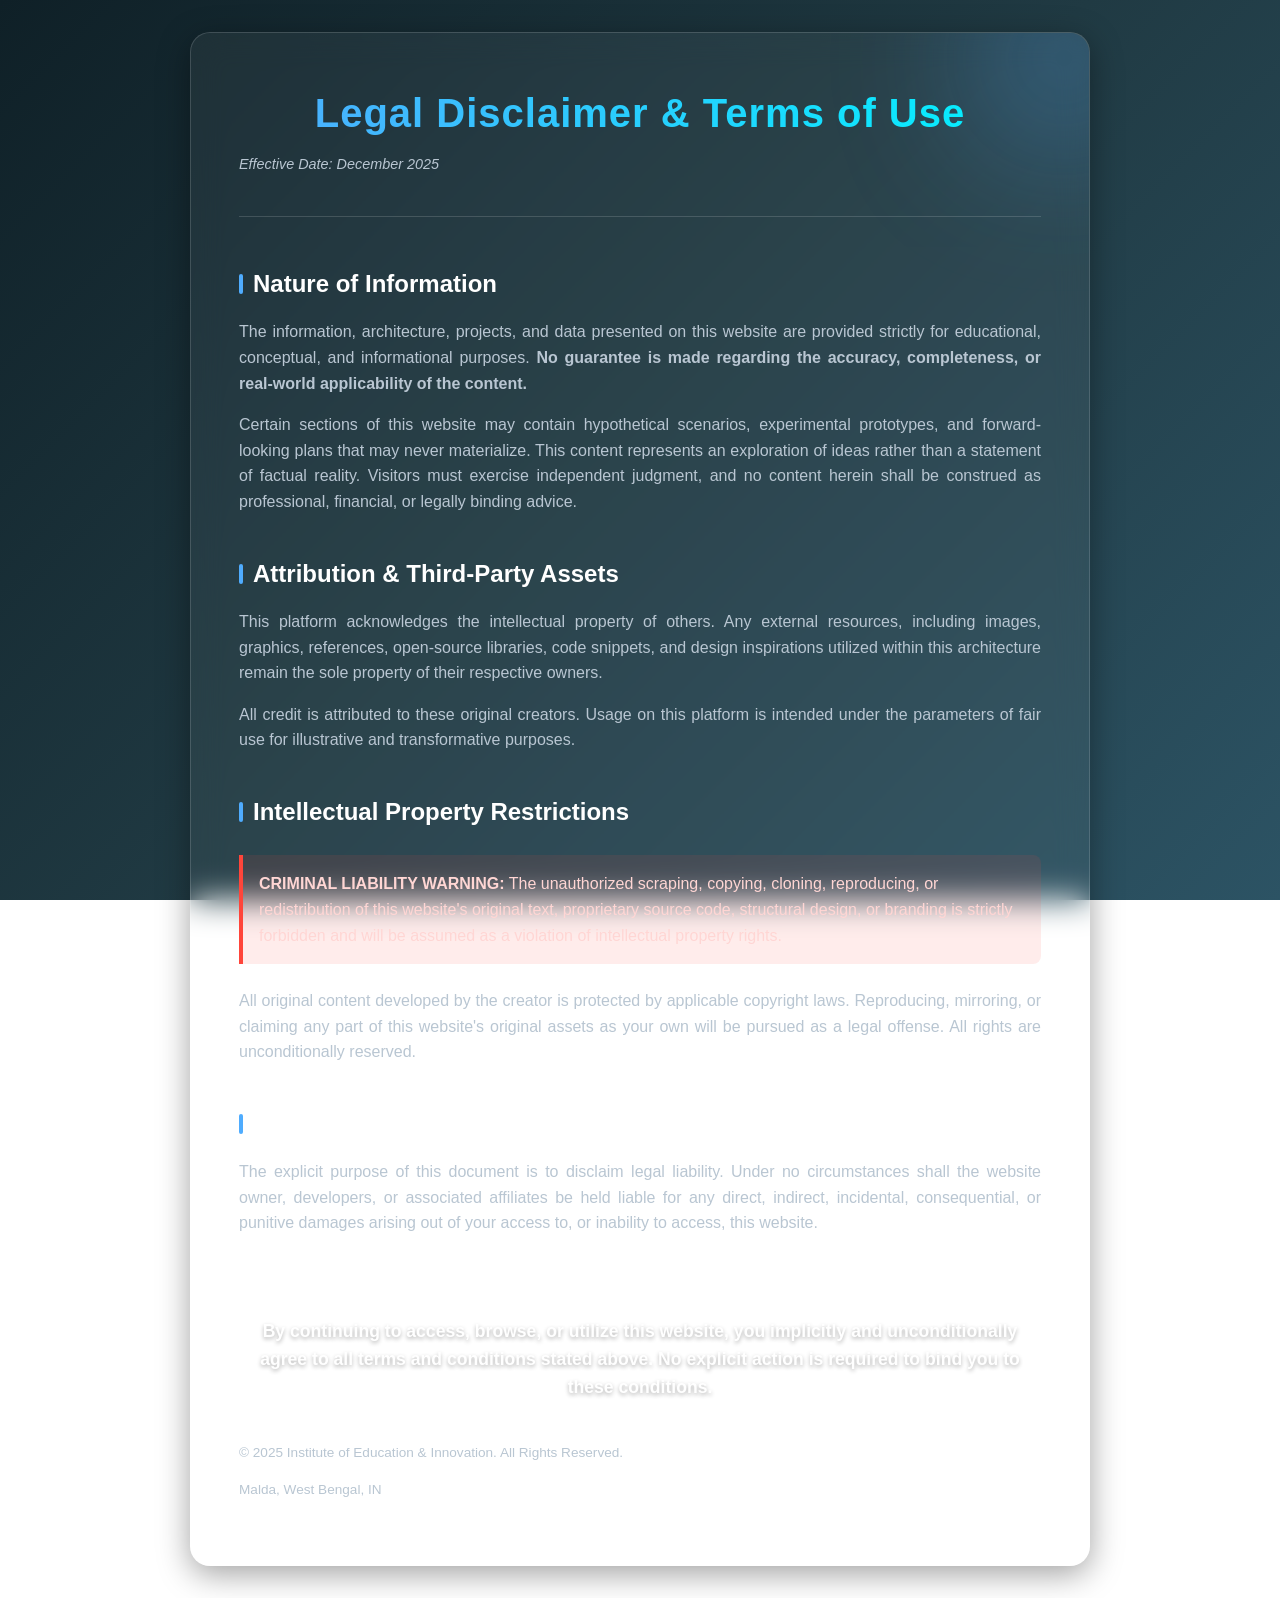
<file: policy.html>
<!DOCTYPE html>
<html lang="en">
<head>
    <meta charset="UTF-8">
    <meta name="viewport" content="width=device-width, initial-scale=1.0">
    <title>Terms & Conditions | Legal Disclaimer</title>
    <style>
        /* CSS Variables for Bright Glassmorphism Theme */
        :root {
            --bg-gradient: linear-gradient(135deg, #0f2027, #203a43, #2c5364);
            --glass-bg: rgba(255, 255, 255, 0.05);
            --glass-border: rgba(255, 255, 255, 0.15);
            --text-main: #f0f4f8;
            --text-muted: #b9c6d2;
            --accent: #4facfe;
            --warning-bg: rgba(255, 69, 58, 0.1);
            --warning-border: #ff453a;
            --warning-text: #ffd6d4;
        }

        * {
            margin: 0;
            padding: 0;
            box-sizing: border-box;
            font-family: 'Segoe UI', Roboto, Helvetica, Arial, sans-serif;
        }

        body {
            background: var(--bg-gradient);
            background-attachment: fixed;
            color: var(--text-main);
            line-height: 1.6;
            padding: 2rem 1rem;
            min-height: 100vh;
            display: flex;
            justify-content: center;
            align-items: center;
        }

        /* Glassmorphism Container */
        .glass-container {
            max-width: 900px;
            width: 100%;
            background: var(--glass-bg);
            backdrop-filter: blur(16px);
            -webkit-backdrop-filter: blur(16px);
            border: 1px solid var(--glass-border);
            border-radius: 20px;
            padding: 3rem;
            box-shadow: 0 8px 32px 0 rgba(0, 0, 0, 0.37);
            position: relative;
            overflow: hidden;
        }

        /* Decorative glowing orb */
        .glass-container::before {
            content: '';
            position: absolute;
            top: -50px;
            right: -50px;
            width: 150px;
            height: 150px;
            background: var(--accent);
            filter: blur(80px);
            opacity: 0.5;
            z-index: -1;
            border-radius: 50%;
        }

        header {
            text-align: center;
            margin-bottom: 3rem;
            border-bottom: 1px solid var(--glass-border);
            padding-bottom: 1.5rem;
        }

        h1 {
            font-size: 2.5rem;
            margin-bottom: 0.5rem;
            letter-spacing: 1px;
            background: linear-gradient(to right, #4facfe 0%, #00f2fe 100%);
            -webkit-background-clip: text;
            -webkit-text-fill-color: transparent;
        }

        p.last-updated {
            font-size: 0.9rem;
            color: var(--text-muted);
            font-style: italic;
        }

        section {
            margin-bottom: 2.5rem;
        }

        h2 {
            font-size: 1.5rem;
            margin-bottom: 1rem;
            color: #fff;
            display: flex;
            align-items: center;
            gap: 10px;
        }

        h2::before {
            content: '';
            display: inline-block;
            width: 4px;
            height: 20px;
            background: var(--accent);
            border-radius: 2px;
        }

        p {
            margin-bottom: 1rem;
            color: var(--text-muted);
            text-align: justify;
        }

        .highlight-box {
            background: var(--warning-bg);
            border-left: 4px solid var(--warning-border);
            padding: 1rem;
            border-radius: 0 8px 8px 0;
            margin: 1.5rem 0;
            color: var(--warning-text);
        }

        /* Implicit Agreement Section Styling */
        .implicit-agreement {
            margin-top: 3rem;
            padding-top: 2rem;
            border-top: 1px solid var(--glass-border);
            text-align: center;
        }

        .implicit-agreement p {
            font-size: 1.1rem;
            font-weight: 600;
            color: #fff;
            text-align: center;
            margin-bottom: 0;
            text-shadow: 0 2px 4px rgba(0,0,0,0.3);
        }

        footer {
            text-align: center;
            margin-top: 2.5rem;
            font-size: 0.85rem;
            color: var(--text-muted);
        }

        /* Responsive */
        @media (max-width: 600px) {
            .glass-container {
                padding: 1.5rem;
            }
            h1 {
                font-size: 1.8rem;
            }
        }
    </style>
</head>
<body>

    <div class="glass-container">
        <header>
            <h1>Legal Disclaimer & Terms of Use</h1>
            <p class="last-updated">Effective Date: December 2025</p>
        </header>

        <main>
            <section id="disclaimer">
                <h2>Nature of Information</h2>
                <p>The information, architecture, projects, and data presented on this website are provided strictly for educational, conceptual, and informational purposes. <strong>No guarantee is made regarding the accuracy, completeness, or real-world applicability of the content.</strong></p>
                <p>Certain sections of this website may contain hypothetical scenarios, experimental prototypes, and forward-looking plans that may never materialize. This content represents an exploration of ideas rather than a statement of factual reality. Visitors must exercise independent judgment, and no content herein shall be construed as professional, financial, or legally binding advice.</p>
            </section>

            <section id="credits">
                <h2>Attribution & Third-Party Assets</h2>
                <p>This platform acknowledges the intellectual property of others. Any external resources, including images, graphics, references, open-source libraries, code snippets, and design inspirations utilized within this architecture remain the sole property of their respective owners.</p>
                <p>All credit is attributed to these original creators. Usage on this platform is intended under the parameters of fair use for illustrative and transformative purposes.</p>
            </section>

            <section id="copyright">
                <h2>Intellectual Property Restrictions</h2>
                <div class="highlight-box">
                    <strong>CRIMINAL LIABILITY WARNING:</strong> The unauthorized scraping, copying, cloning, reproducing, or redistribution of this website's original text, proprietary source code, structural design, or branding is strictly forbidden and will be assumed as a violation of intellectual property rights.
                </div>
                <p>All original content developed by the creator is protected by applicable copyright laws. Reproducing, mirroring, or claiming any part of this website's original assets as your own will be pursued as a legal offense. All rights are unconditionally reserved.</p>
            </section>

            <section id="liability">
                <h2>Absolute Limitation of Liability</h2>
                <p>The explicit purpose of this document is to disclaim legal liability. Under no circumstances shall the website owner, developers, or associated affiliates be held liable for any direct, indirect, incidental, consequential, or punitive damages arising out of your access to, or inability to access, this website.</p>
            </section>
        </main>

        <div class="implicit-agreement">
            <p>By continuing to access, browse, or utilize this website, you implicitly and unconditionally agree to all terms and conditions stated above. No explicit action is required to bind you to these conditions.</p>
        </div>

        <footer>
            <p>&copy; 2025 Institute of Education & Innovation. All Rights Reserved.</p>
            <p>Malda, West Bengal, IN</p>
        </footer>
    </div>

</body>
</html>
</file>
<file: css/main.css>
/* =============================================
   INSTITUTE OF EDUCATION & INNOVATION
   Main Stylesheet — Design System
   ============================================= */

@import url("https://fonts.googleapis.com/css2?family=Playfair+Display:ital,wght@0,400;0,600;0,700;0,900;1,400;1,600&family=DM+Sans:ital,opsz,wght@0,9..40,300;0,9..40,400;0,9..40,500;0,9..40,600;1,9..40,300&family=DM+Serif+Display:ital@0;1&display=swap");

:root {
  --clr-bg: #faf8f4;
  --clr-bg-2: #f2ede4;
  --clr-surface: #ffffff;
  --clr-surface-2: #f7f3ec;
  --clr-border: rgba(0, 0, 0, 0.08);
  --clr-text: #1a1410;
  --clr-text-2: #000000;
  --clr-text-muted: #8a7b6e;
  --clr-primary: #c8572a;
  --clr-primary-dark: #a83e18;
  --clr-primary-light: #e8795a;
  --clr-primary-pale: #fdf0ea;
  --clr-gold: #d4a853;
  --clr-gold-light: #f0c878;
  --clr-navy: #1b2d4f;
  --clr-navy-light: #2d4a7a;
  --clr-green: #2d7a4f;
  --shadow-sm: 0 1px 4px rgba(0, 0, 0, 0.06);
  --shadow-md: 0 4px 20px rgba(0, 0, 0, 0.08);
  --shadow-lg: 0 12px 48px rgba(0, 0, 0, 0.12);
  --shadow-xl: 0 24px 80px rgba(0, 0, 0, 0.16);
  --font-display: "Playfair Display", Georgia, serif;
  --font-serif: "DM Serif Display", Georgia, serif;
  --font-body: "DM Sans", sans-serif;
  --space-xs: 0.25rem;
  --space-sm: 0.5rem;
  --space-md: 1rem;
  --space-lg: 1.5rem;
  --space-xl: 2rem;
  --space-2xl: 3rem;
  --space-3xl: 4rem;
  --space-4xl: 6rem;
  --space-5xl: 8rem;
  --radius-sm: 4px;
  --radius-md: 8px;
  --radius-lg: 16px;
  --radius-xl: 24px;
  --radius-full: 9999px;
  --transition: 0.3s cubic-bezier(0.4, 0, 0.2, 1);
  --transition-slow: 0.6s cubic-bezier(0.4, 0, 0.2, 1);
  --transition-bounce: 0.4s cubic-bezier(0.34, 1.56, 0.64, 1);
  --container-max: 1200px;
  --nav-height: 72px;
}

[data-theme="dark"] {
  --clr-bg: #0f0d0a;
  --clr-bg-2: #1a1510;
  --clr-surface: #1e1810;
  --clr-surface-2: #251f15;
  --clr-border: rgba(255, 255, 255, 0.08);
  --clr-text: #f5ede0;
  --clr-text-2: #c8b89e;
  --clr-text-muted: #8a7a65;
  --clr-primary-pale: #2a1508;
  --shadow-sm: 0 1px 4px rgba(0, 0, 0, 0.3);
  --shadow-md: 0 4px 20px rgba(0, 0, 0, 0.4);
  --shadow-lg: 0 12px 48px rgba(0, 0, 0, 0.5);
}

*,
*::before,
*::after {
  margin: 0;
  padding: 0;
  box-sizing: border-box;
}
html {
  font-size: 16px;
  scroll-behavior: smooth;
  -webkit-font-smoothing: antialiased;
}
body {
  font-family: var(--font-body);
  background-color: var(--clr-bg);
  color: var(--clr-text);
  line-height: 1.6;
  overflow-x: hidden;
  transition:
    background-color var(--transition),
    color var(--transition);
}
img {
  max-width: 100%;
  height: auto;
  display: block;
}
a {
  text-decoration: none;
  color: inherit;
}
ul {
  list-style: none;
}
button {
  cursor: pointer;
  font-family: inherit;
}
input,
textarea,
select {
  font-family: inherit;
}

h1,
h2,
h3,
h4,
h5,
h6 {
  font-family: var(--font-display);
  line-height: 1.2;
  color: var(--clr-text);
}

.container {
  width: 100%;
  max-width: var(--container-max);
  margin: 0 auto;
  padding: 0 var(--space-xl);
}
.section {
  padding: var(--space-5xl) 0;
}
.section-sm {
  padding: var(--space-4xl) 0;
}
.grid-2 {
  display: grid;
  grid-template-columns: repeat(2, 1fr);
  gap: var(--space-2xl);
}
.grid-3 {
  display: grid;
  grid-template-columns: repeat(3, 1fr);
  gap: var(--space-xl);
}
.grid-4 {
  display: grid;
  grid-template-columns: repeat(4, 1fr);
  gap: var(--space-lg);
}
.flex {
  display: flex;
}
.flex-center {
  display: flex;
  align-items: center;
  justify-content: center;
}
.flex-between {
  display: flex;
  align-items: center;
  justify-content: space-between;
}
.flex-col {
  display: flex;
  flex-direction: column;
}
.gap-sm {
  gap: var(--space-sm);
}
.gap-md {
  gap: var(--space-md);
}
.gap-lg {
  gap: var(--space-lg);
}
.gap-xl {
  gap: var(--space-xl);
}

.section-header {
  text-align: center;
  margin-bottom: var(--space-3xl);
}
.section-label {
  display: inline-flex;
  align-items: center;
  gap: var(--space-sm);
  color: var(--clr-primary);
  font-size: 0.8rem;
  font-weight: 600;
  letter-spacing: 0.12em;
  text-transform: uppercase;
  margin-bottom: var(--space-md);
}
.section-label::before,
.section-label::after {
  content: "";
  display: block;
  width: 24px;
  height: 1.5px;
  background: currentColor;
}
.section-title {
  font-family: var(--font-display);
  font-size: clamp(1.8rem, 4vw, 3rem);
  font-weight: 700;
  color: var(--clr-text);
  margin-bottom: var(--space-lg);
  letter-spacing: -0.01em;
}
.section-title em {
  font-style: italic;
  color: var(--clr-primary);
}
.section-desc {
  font-size: 1.05rem;
  color: var(--clr-text-2);
  max-width: 600px;
  margin: 0 auto;
  line-height: 1.7;
}

.btn {
  display: inline-flex;
  align-items: center;
  gap: var(--space-sm);
  padding: 0.75rem 1.75rem;
  border-radius: var(--radius-full);
  font-size: 0.925rem;
  font-weight: 600;
  letter-spacing: 0.02em;
  border: 2px solid transparent;
  transition: all var(--transition);
  position: relative;
  overflow: hidden;
  white-space: nowrap;
}
.btn::before {
  content: "";
  position: absolute;
  inset: 0;
  background: rgba(255, 255, 255, 0.1);
  transform: translateX(-100%);
  transition: transform var(--transition);
}
.btn:hover::before {
  transform: translateX(0);
}
.btn-primary {
  background: var(--clr-primary);
  color: #fff;
  border-color: var(--clr-primary);
  box-shadow: 0 4px 20px rgba(200, 87, 42, 0.35);
}
.btn-primary:hover {
  background: var(--clr-primary-dark);
  border-color: var(--clr-primary-dark);
  transform: translateY(-2px);
  box-shadow: 0 8px 30px rgba(200, 87, 42, 0.45);
}
.btn-outline {
  background: transparent;
  color: var(--clr-text);
  border-color: var(--clr-border);
}
.btn-outline:hover {
  background: var(--clr-surface);
  border-color: var(--clr-text);
  transform: translateY(-2px);
}
.btn-gold {
  background: linear-gradient(135deg, var(--clr-gold), var(--clr-gold-light));
  color: var(--clr-navy);
  border-color: var(--clr-gold);
  box-shadow: 0 4px 20px rgba(212, 168, 83, 0.4);
}
.btn-gold:hover {
  transform: translateY(-2px);
  box-shadow: 0 8px 30px rgba(212, 168, 83, 0.5);
}
.btn-white {
  background: #fff;
  color: var(--clr-primary);
  border-color: #fff;
}
.btn-white:hover {
  background: var(--clr-primary-pale);
  transform: translateY(-2px);
}
.btn-lg {
  padding: 1rem 2.25rem;
  font-size: 1rem;
}
.btn-sm {
  padding: 0.5rem 1.25rem;
  font-size: 0.825rem;
}
.btn-navy {
  background: var(--clr-navy);
  color: #fff;
  border-color: var(--clr-navy);
}
.btn-navy:hover {
  background: var(--clr-navy-light);
  transform: translateY(-2px);
}

.navbar {
  position: fixed;
  top: 0;
  left: 0;
  right: 0;
  z-index: 1000;
  background: rgba(255, 255, 255, 0.25); 
  height: var(--nav-height);
  transition: all var(--transition);
}
.navbar.scrolled {
  background: var(--clr-surface);
  box-shadow: var(--shadow-md);
  backdrop-filter: blur(20px);
}
.nav-container {
  max-width: var(--container-max);
  margin: 0 auto;
  padding: 0 var(--space-xl);
  height: 100%;
  display: flex;
  align-items: center;
  justify-content: space-between;
  gap: var(--space-xl);
}
.nav-logo {
  display: flex;
  align-items: center;
  gap: var(--space-md);
  text-decoration: none;
  flex-shrink: 0;
}
.nav-logo-icon {
  width: 42px;
  height: 42px;
  background: linear-gradient(135deg, var(--clr-primary), var(--clr-gold));
  border-radius: 100%;
  display: flex;
  align-items: center;
  justify-content: center;
  font-family: var(--font-display);
  font-weight: 900;
  font-size: 1.1rem;
  color: #fff;
  letter-spacing: -0.05em;
  
}
.nav-logo-text {
  display: flex;
  flex-direction: column;
  line-height: 1.1;
}
.nav-logo-primary {
  font-family: var(--font-display);
  font-size: 1rem;
  font-weight: 700;
  color: var(--clr-text);
}
.nav-logo-secondary {
  font-size: 0.65rem;
  font-weight: 500;
  color: var(--clr-text-muted);
  letter-spacing: 0.06em;
  text-transform: uppercase;
}
.nav-links {
  display: flex;
  align-items: center;
  gap: var(--space-xs);
}
.nav-link {
  padding: 0.5rem 0.875rem;
  border-radius: var(--radius-md);
  font-size: 0.9rem;
  font-weight: 500;
  color: var(--clr-text-2);
  transition: all var(--transition);
  position: relative;
}
.nav-link::after {
  content: "";
  position: absolute;
  bottom: 0;
  left: 50%;
  transform: translateX(-50%);
  width: 0;
  height: 2px;
  background: var(--clr-primary);
  border-radius: 2px;
  transition: width var(--transition);
}
.nav-link:hover,
.nav-link.active {
  color: var(--clr-primary);
}
.nav-link:hover::after,
.nav-link.active::after {
  width: 60%;
}
.nav-actions {
  display: flex;
  align-items: center;
  gap: var(--space-sm);
}
.theme-toggle {
  width: 40px;
  height: 40px;
  border-radius: var(--radius-full);
  border: 1.5px solid var(--clr-border);
  background: var(--clr-surface);
  color: var(--clr-text-2);
  display: flex;
  align-items: center;
  justify-content: center;
  font-size: 1.1rem;
  transition: all var(--transition);
}
.theme-toggle:hover {
  border-color: var(--clr-primary);
  color: var(--clr-primary);
  transform: rotate(20deg);
}
.hamburger {
  display: none;
  flex-direction: column;
  gap: 5px;
  background: none;
  border: none;
  padding: 8px;
  cursor: pointer;
  z-index: 1001;
}
.hamburger span {
  display: block;
  width: 24px;
  height: 2px;
  background: var(--clr-text);
  border-radius: 2px;
  transition: all var(--transition);
}
.hamburger.active span:nth-child(1) {
  transform: rotate(45deg) translate(5px, 5px);
}
.hamburger.active span:nth-child(2) {
  opacity: 0;
  transform: scaleX(0);
}
.hamburger.active span:nth-child(3) {
  transform: rotate(-45deg) translate(5px, -5px);
}
.mobile-nav {
  display: none;
  position: fixed;
  inset: 0;
  z-index: 999;
  background: var(--clr-surface);
  padding: calc(var(--nav-height) + 1rem) var(--space-xl) var(--space-xl);
  flex-direction: column;
  gap: var(--space-sm);
  transform: translateX(100%);
  transition: transform var(--transition-slow);
}
.mobile-nav.open {
  display: flex;
  transform: translateX(0);
}
.mobile-nav-link {
  padding: var(--space-md) var(--space-lg);
  border-radius: var(--radius-lg);
  font-size: 1.1rem;
  font-weight: 500;
  color: var(--clr-text);
  transition: all var(--transition);
  border: 1px solid transparent;
}
.mobile-nav-link:hover {
  background: var(--clr-primary-pale);
  color: var(--clr-primary);
  border-color: rgba(200, 87, 42, 0.15);
  padding-left: var(--space-xl);
}

.card {
  background: var(--clr-surface);
  border-radius: var(--radius-xl);
  overflow: hidden;
  border: 1px solid var(--clr-border);
  transition: all var(--transition);
}
.card:hover {
  transform: translateY(-6px);
  box-shadow: var(--shadow-lg);
  border-color: rgba(200, 87, 42, 0.15);
}
.card-img {
  width: 100%;
  height: 220px;
  object-fit: cover;
  transition: transform var(--transition-slow);
}
.card:hover .card-img {
  transform: scale(1.04);
}
.card-img-wrap {
  overflow: hidden;
  position: relative;
}
.card-body {
  padding: var(--space-xl);
}
.card-tag {
  display: inline-block;
  padding: 0.25rem 0.75rem;
  background: var(--clr-primary-pale);
  color: var(--clr-primary);
  border-radius: var(--radius-full);
  font-size: 0.75rem;
  font-weight: 600;
  letter-spacing: 0.05em;
  text-transform: uppercase;
  margin-bottom: var(--space-md);
}
.card-title {
  font-family: var(--font-display);
  font-size: 1.2rem;
  font-weight: 600;
  margin-bottom: var(--space-sm);
  line-height: 1.3;
  color: var(--clr-text);
}
.card-meta {
  font-size: 0.8rem;
  color: var(--clr-text-muted);
  display: flex;
  align-items: center;
  gap: var(--space-md);
  margin-bottom: var(--space-md);
}
.card-desc {
  font-size: 0.9rem;
  color: var(--clr-text-2);
  line-height: 1.6;
  margin-bottom: var(--space-lg);
}

.divider {
  width: 60px;
  height: 3px;
  background: linear-gradient(90deg, var(--clr-primary), var(--clr-gold));
  border-radius: var(--radius-full);
  margin: var(--space-lg) auto;
}
.divider-left {
  margin-left: 0;
}

.badge {
  display: inline-flex;
  align-items: center;
  gap: 6px;
  padding: 0.35rem 0.875rem;
  border-radius: var(--radius-full);
  font-size: 0.8rem;
  font-weight: 600;
}
.badge-primary {
  background: var(--clr-primary-pale);
  color: var(--clr-primary);
}
.badge-gold {
  background: rgba(212, 168, 83, 0.15);
  color: var(--clr-gold);
}
.badge-navy {
  background: rgba(27, 45, 79, 0.1);
  color: var(--clr-navy);
}
.badge-green {
  background: rgba(45, 122, 79, 0.1);
  color: var(--clr-green);
}

.section-label {
  display: flex;
  align-items: center;
  justify-content: center;
}
  

.reveal {
  opacity: 0;
  transform: translateY(40px);
  transition:
    opacity 0.7s ease,
    transform 0.7s ease;
}
.reveal.revealed {
  opacity: 1;
  transform: translateY(0);
}
.reveal-left {
  opacity: 0;
  transform: translateX(-40px);
  transition:
    opacity 0.7s ease,
    transform 0.7s ease;
}
.reveal-left.revealed {
  opacity: 1;
  transform: translateX(0);
}
.reveal-right {
  opacity: 0;
  transform: translateX(40px);
  transition:
    opacity 0.7s ease,
    transform 0.7s ease;
}
.reveal-right.revealed {
  opacity: 1;
  transform: translateX(0);
}
.reveal-scale {
  opacity: 0;
  transform: scale(0.9);
  transition:
    opacity 0.7s ease,
    transform 0.7s ease;
}
.reveal-scale.revealed {
  opacity: 1;
  transform: scale(1);
}
.delay-1 {
  transition-delay: 0.1s;
}
.delay-2 {
  transition-delay: 0.2s;
}
.delay-3 {
  transition-delay: 0.3s;
}
.delay-4 {
  transition-delay: 0.4s;
}
.delay-5 {
  transition-delay: 0.5s;
}
.delay-6 {
  transition-delay: 0.6s;
}

.footer {
  background: var(--clr-navy);
  color: rgba(255, 255, 255, 0.85);
  padding: var(--space-5xl) 0 var(--space-xl);
}
.footer-grid {
  display: grid;
  grid-template-columns: 1.5fr 1fr 1fr 1fr;
  gap: var(--space-3xl);
  margin-bottom: var(--space-3xl);
}
.footer-brand p {
  font-size: 0.9rem;
  line-height: 1.7;
  color: rgba(255, 255, 255, 0.6);
  margin: var(--space-lg) 0;
}
.footer-logo-text {
  font-family: var(--font-display);
  font-size: 1.2rem;
  font-weight: 700;
  color: #fff;
}
.footer-social {
  display: flex;
  gap: var(--space-sm);
  margin-top: var(--space-lg);
}
.footer-social-link {
  width: 38px;
  height: 38px;
  border-radius: var(--radius-md);
  background: rgba(255, 255, 255, 0.08);
  color: rgba(255, 255, 255, 0.7);
  display: flex;
  align-items: center;
  justify-content: center;
  font-size: 1rem;
  transition: all var(--transition);
}
.footer-social-link:hover {
  background: var(--clr-primary);
  color: #fff;
  transform: translateY(-3px);
}
.footer-col h4 {
  font-family: var(--font-display);
  font-size: 1rem;
  font-weight: 600;
  color: #fff;
  margin-bottom: var(--space-lg);
  padding-bottom: var(--space-sm);
  border-bottom: 1px solid rgba(255, 255, 255, 0.1);
}
.footer-links {
  display: flex;
  flex-direction: column;
  gap: var(--space-sm);
}
.footer-link {
  font-size: 0.875rem;
  color: rgba(255, 255, 255, 0.6);
  transition: all var(--transition);
  padding: 2px 0;
}
.footer-link:hover {
  color: var(--clr-gold-light);
  padding-left: 6px;
}
.footer-contact-item {
  display: flex;
  align-items: flex-start;
  gap: var(--space-sm);
  font-size: 0.875rem;
  color: rgba(255, 255, 255, 0.6);
  margin-bottom: var(--space-md);
}
.footer-contact-item span:first-child {
  font-size: 1rem;
  margin-top: 2px;
  flex-shrink: 0;
}
.footer-bottom {
  border-top: 1px solid rgba(255, 255, 255, 0.08);
  padding-top: var(--space-xl);
  display: flex;
  align-items: center;
  justify-content: space-between;
  font-size: 0.825rem;
  color: rgba(255, 255, 255, 0.4);
}

.page-hero {
  background: linear-gradient(135deg, var(--clr-navy) 0%, #2d4a7a 100%);
  padding: calc(var(--nav-height) + var(--space-4xl)) 0 var(--space-4xl);
  position: relative;
  overflow: hidden;
}
.page-hero::before {
  content: "";
  position: absolute;
  inset: 0;
  background: radial-gradient(
    ellipse at 80% 20%,
    rgba(200, 87, 42, 0.2) 0%,
    transparent 60%
  );
}
.page-hero-content {
  position: relative;
  z-index: 1;
}
.page-hero-label {
  font-size: 0.8rem;
  font-weight: 600;
  letter-spacing: 0.12em;
  text-transform: uppercase;
  color: var(--clr-gold-light);
  margin-bottom: var(--space-md);
}
.page-hero h1 {
  font-family: var(--font-display);
  font-size: clamp(2.5rem, 5vw, 4rem);
  font-weight: 700;
  color: #fff;
  margin-bottom: var(--space-lg);
}
.page-hero p {
  font-size: 1.1rem;
  color: rgba(255, 255, 255, 0.75);
  max-width: 580px;
  line-height: 1.7;
}
.breadcrumb {
  display: flex;
  align-items: center;
  gap: var(--space-sm);
  font-size: 0.825rem;
  color: rgba(255, 255, 255, 0.5);
  margin-top: var(--space-xl);
}
.breadcrumb a {
  color: var(--clr-gold-light);
}
.breadcrumb a:hover {
  text-decoration: underline;
}

.form-group {
  margin-bottom: var(--space-lg);
}
.form-label {
  display: block;
  font-size: 0.875rem;
  font-weight: 600;
  color: var(--clr-text-2);
  margin-bottom: var(--space-sm);
}
.form-input,
.form-textarea,
.form-select {
  width: 100%;
  padding: 0.75rem 1rem;
  background: var(--clr-surface);
  border: 1.5px solid var(--clr-border);
  border-radius: var(--radius-md);
  font-size: 0.925rem;
  color: var(--clr-text);
  transition: all var(--transition);
  outline: none;
}
.form-input:focus,
.form-textarea:focus,
.form-select:focus {
  border-color: var(--clr-primary);
  box-shadow: 0 0 0 3px rgba(200, 87, 42, 0.1);
}
.form-textarea {
  resize: vertical;
  min-height: 140px;
}

.toast {
  position: fixed;
  bottom: var(--space-xl);
  right: var(--space-xl);
  z-index: 9999;
  background: var(--clr-surface);
  border: 1px solid var(--clr-border);
  border-radius: var(--radius-lg);
  padding: var(--space-md) var(--space-xl);
  box-shadow: var(--shadow-lg);
  display: flex;
  align-items: center;
  gap: var(--space-md);
  min-width: 300px;
  font-size: 0.9rem;
  font-weight: 500;
  transform: translateY(120%);
  transition: transform var(--transition-bounce);
}
.toast.show {
  transform: translateY(0);
}
.toast-success {
  border-left: 4px solid var(--clr-green);
}
.toast-error {
  border-left: 4px solid var(--clr-primary);
}
.toast-info {
  border-left: 4px solid var(--clr-navy);
}

@media (max-width: 1024px) {
  .grid-4 {
    grid-template-columns: repeat(2, 1fr);
  }
  .footer-grid {
    grid-template-columns: 1fr 1fr;
    gap: var(--space-2xl);
  }
}
@media (max-width: 768px) {
  :root {
    --nav-height: 64px;
  }
  .nav-links,
  .nav-actions .btn {
    display: none;
  }
  .hamburger {
    display: flex;
  }
  .grid-2,
  .grid-3 {
    grid-template-columns: 1fr;
  }
  .grid-4 {
    grid-template-columns: 1fr;
  }
  .container {
    padding: 0 var(--space-lg);
  }
  .section {
    padding: var(--space-4xl) 0;
  }
  .footer-grid {
    grid-template-columns: 1fr;
    gap: var(--space-2xl);
  }
  .footer-bottom {
    flex-direction: column;
    gap: var(--space-md);
    text-align: center;
  }
}
@media (max-width: 480px) {
  .section-title {
    font-size: 1.8rem;
  }
  .btn-lg {
    padding: 0.875rem 1.75rem;
    font-size: 0.9rem;
  }
}
</file>
<file: css/themes.css>
/* =============================================
   IEI THEME SYSTEM — Master Theme CSS
   6 Themes: Default (Warm), Ocean Blue, Pink,
   Grey Aesthetic, Forest Green, Royal Purple
   ============================================= */

/* ── 1. OCEAN BLUE ──────────────────────────── */
[data-site-theme="ocean"] {
  --clr-primary:       #1a6fa8;
  --clr-primary-dark:  #125486;
  --clr-primary-light: #4d9fd6;
  --clr-primary-pale:  #e8f4fd;
  --clr-gold:          #f0a500;
  --clr-gold-light:    #ffc845;
  --clr-navy:          #0b2e4e;
  --clr-navy-light:    #1a5276;
  --clr-green:         #1a7a5e;
  --clr-bg:            #f0f7fd;
  --clr-bg-2:          #ddeef9;
  --clr-surface:       #ffffff;
  --clr-surface-2:     #eaf4fb;
}
[data-site-theme="ocean"] .btn-primary { box-shadow: 0 4px 20px rgba(26,111,168,0.35); }
[data-site-theme="ocean"] .btn-primary:hover { box-shadow: 0 8px 30px rgba(26,111,168,0.45); }
[data-site-theme="ocean"] .hero-section,
[data-site-theme="ocean"] .stats-section {
  background: linear-gradient(160deg, #0b2e4e 0%, #1a5276 50%, #0d3b6e 100%);
}
[data-site-theme="ocean"] .scholarship-card-big {
  background: linear-gradient(135deg, #0b2e4e 0%, #1a5276 50%, #0b2e4e 100%);
}
[data-site-theme="ocean"] .page-hero {
  background: linear-gradient(135deg, #0b2e4e 0%, #1a5276 100%);
}
[data-site-theme="ocean"] .cta-section {
  background: linear-gradient(135deg, #1a6fa8 0%, #125486 100%);
}
[data-site-theme="ocean"] .footer { background: #0b2e4e; }
[data-site-theme="ocean"] .donate-card {
  background: linear-gradient(135deg, #0b2e4e, #1a5276);
}
[data-site-theme="ocean"] .admin-sidebar { background: #0b2e4e; }
[data-site-theme="ocean"] .login-visual {
  background: linear-gradient(160deg, #0b2e4e 0%, #1a5276 60%, #0d3b6e 100%);
}

/* ── 2. PINK / ROSE ─────────────────────────── */
[data-site-theme="pink"] {
  --clr-primary:       #c2185b;
  --clr-primary-dark:  #99004a;
  --clr-primary-light: #e91e8c;
  --clr-primary-pale:  #fce4ec;
  --clr-gold:          #f06292;
  --clr-gold-light:    #f8bbd0;
  --clr-navy:          #4a0030;
  --clr-navy-light:    #880e4f;
  --clr-green:         #2d7a4f;
  --clr-bg:            #fff5f8;
  --clr-bg-2:          #fce4ec;
  --clr-surface:       #ffffff;
  --clr-surface-2:     #fdf0f5;
}
[data-site-theme="pink"] .btn-primary { box-shadow: 0 4px 20px rgba(194,24,91,0.35); }
[data-site-theme="pink"] .btn-primary:hover { box-shadow: 0 8px 30px rgba(194,24,91,0.45); }
[data-site-theme="pink"] .hero-section,
[data-site-theme="pink"] .stats-section {
  background: linear-gradient(160deg, #4a0030 0%, #880e4f 50%, #c2185b 100%);
}
[data-site-theme="pink"] .scholarship-card-big {
  background: linear-gradient(135deg, #4a0030 0%, #880e4f 50%, #4a0030 100%);
}
[data-site-theme="pink"] .page-hero {
  background: linear-gradient(135deg, #4a0030 0%, #880e4f 100%);
}
[data-site-theme="pink"] .cta-section {
  background: linear-gradient(135deg, #c2185b 0%, #99004a 100%);
}
[data-site-theme="pink"] .footer { background: #4a0030; }
[data-site-theme="pink"] .donate-card {
  background: linear-gradient(135deg, #4a0030, #880e4f);
}
[data-site-theme="pink"] .admin-sidebar { background: #4a0030; }
[data-site-theme="pink"] .login-visual {
  background: linear-gradient(160deg, #4a0030 0%, #880e4f 60%, #c2185b 100%);
}

/* ── 3. GREY AESTHETIC ──────────────────────── */
[data-site-theme="grey"] {
  --clr-primary:       #424242;
  --clr-primary-dark:  #212121;
  --clr-primary-light: #757575;
  --clr-primary-pale:  #f5f5f5;
  --clr-gold:          #9e9e9e;
  --clr-gold-light:    #bdbdbd;
  --clr-navy:          #1c1c1c;
  --clr-navy-light:    #333333;
  --clr-green:         #4caf50;
  --clr-bg:            #fafafa;
  --clr-bg-2:          #f0f0f0;
  --clr-surface:       #ffffff;
  --clr-surface-2:     #f5f5f5;
}
[data-site-theme="grey"] .btn-primary { box-shadow: 0 4px 20px rgba(66,66,66,0.25); }
[data-site-theme="grey"] .hero-section,
[data-site-theme="grey"] .stats-section {
  background: linear-gradient(160deg, #1c1c1c 0%, #333333 50%, #424242 100%);
}
[data-site-theme="grey"] .scholarship-card-big {
  background: linear-gradient(135deg, #1c1c1c 0%, #333333 50%, #1c1c1c 100%);
}
[data-site-theme="grey"] .page-hero {
  background: linear-gradient(135deg, #1c1c1c 0%, #424242 100%);
}
[data-site-theme="grey"] .cta-section {
  background: linear-gradient(135deg, #424242 0%, #212121 100%);
}
[data-site-theme="grey"] .footer { background: #1c1c1c; }
[data-site-theme="grey"] .donate-card {
  background: linear-gradient(135deg, #1c1c1c, #424242);
}
[data-site-theme="grey"] .admin-sidebar { background: #1c1c1c; }
[data-site-theme="grey"] .login-visual {
  background: linear-gradient(160deg, #1c1c1c 0%, #333333 60%, #424242 100%);
}
[data-site-theme="grey"] .section-label { color: #757575; }
[data-site-theme="grey"] .section-title em { color: #424242; }

/* ── 4. FOREST GREEN ────────────────────────── */
[data-site-theme="forest"] {
  --clr-primary:       #2e7d32;
  --clr-primary-dark:  #1b5e20;
  --clr-primary-light: #4caf50;
  --clr-primary-pale:  #e8f5e9;
  --clr-gold:          #f9a825;
  --clr-gold-light:    #fdd835;
  --clr-navy:          #1a3a1a;
  --clr-navy-light:    #2e5c2e;
  --clr-green:         #1b5e20;
  --clr-bg:            #f1f8f1;
  --clr-bg-2:          #dcedc8;
  --clr-surface:       #ffffff;
  --clr-surface-2:     #eaf4e8;
}
[data-site-theme="forest"] .btn-primary { box-shadow: 0 4px 20px rgba(46,125,50,0.35); }
[data-site-theme="forest"] .hero-section,
[data-site-theme="forest"] .stats-section {
  background: linear-gradient(160deg, #1a3a1a 0%, #2e5c2e 50%, #2e7d32 100%);
}
[data-site-theme="forest"] .scholarship-card-big {
  background: linear-gradient(135deg, #1a3a1a 0%, #2e5c2e 50%, #1a3a1a 100%);
}
[data-site-theme="forest"] .page-hero {
  background: linear-gradient(135deg, #1a3a1a 0%, #2e7d32 100%);
}
[data-site-theme="forest"] .cta-section {
  background: linear-gradient(135deg, #2e7d32 0%, #1b5e20 100%);
}
[data-site-theme="forest"] .footer { background: #1a3a1a; }
[data-site-theme="forest"] .donate-card {
  background: linear-gradient(135deg, #1a3a1a, #2e5c2e);
}
[data-site-theme="forest"] .admin-sidebar { background: #1a3a1a; }
[data-site-theme="forest"] .login-visual {
  background: linear-gradient(160deg, #1a3a1a 0%, #2e5c2e 60%, #2e7d32 100%);
}

/* ── 5. ROYAL PURPLE ────────────────────────── */
[data-site-theme="purple"] {
  --clr-primary:       #6a1b9a;
  --clr-primary-dark:  #4a0072;
  --clr-primary-light: #ab47bc;
  --clr-primary-pale:  #f3e5f5;
  --clr-gold:          #ffd54f;
  --clr-gold-light:    #ffe082;
  --clr-navy:          #2e003e;
  --clr-navy-light:    #4a0072;
  --clr-green:         #2e7d32;
  --clr-bg:            #fdf5ff;
  --clr-bg-2:          #f3e5f5;
  --clr-surface:       #ffffff;
  --clr-surface-2:     #f8eeff;
}
[data-site-theme="purple"] .btn-primary { box-shadow: 0 4px 20px rgba(106,27,154,0.35); }
[data-site-theme="purple"] .hero-section,
[data-site-theme="purple"] .stats-section {
  background: linear-gradient(160deg, #2e003e 0%, #4a0072 50%, #6a1b9a 100%);
}
[data-site-theme="purple"] .scholarship-card-big {
  background: linear-gradient(135deg, #2e003e 0%, #4a0072 50%, #2e003e 100%);
}
[data-site-theme="purple"] .page-hero {
  background: linear-gradient(135deg, #2e003e 0%, #6a1b9a 100%);
}
[data-site-theme="purple"] .cta-section {
  background: linear-gradient(135deg, #6a1b9a 0%, #4a0072 100%);
}
[data-site-theme="purple"] .footer { background: #2e003e; }
[data-site-theme="purple"] .donate-card {
  background: linear-gradient(135deg, #2e003e, #4a0072);
}
[data-site-theme="purple"] .admin-sidebar { background: #2e003e; }
[data-site-theme="purple"] .login-visual {
  background: linear-gradient(160deg, #2e003e 0%, #4a0072 60%, #6a1b9a 100%);
}

/* ── 6. SUNSET ORANGE (Bonus) ───────────────── */
[data-site-theme="sunset"] {
  --clr-primary:       #e65100;
  --clr-primary-dark:  #bf360c;
  --clr-primary-light: #ff7043;
  --clr-primary-pale:  #fbe9e7;
  --clr-gold:          #ffca28;
  --clr-gold-light:    #ffe57f;
  --clr-navy:          #3e1f00;
  --clr-navy-light:    #6d3200;
  --clr-green:         #2e7d32;
  --clr-bg:            #fff8f5;
  --clr-bg-2:          #fce8df;
  --clr-surface:       #ffffff;
  --clr-surface-2:     #fff3ee;
}
[data-site-theme="sunset"] .hero-section,
[data-site-theme="sunset"] .stats-section {
  background: linear-gradient(160deg, #3e1f00 0%, #6d3200 45%, #e65100 100%);
}
[data-site-theme="sunset"] .scholarship-card-big {
  background: linear-gradient(135deg, #3e1f00 0%, #6d3200 50%, #3e1f00 100%);
}
[data-site-theme="sunset"] .page-hero {
  background: linear-gradient(135deg, #3e1f00 0%, #e65100 100%);
}
[data-site-theme="sunset"] .cta-section {
  background: linear-gradient(135deg, #e65100 0%, #bf360c 100%);
}
[data-site-theme="sunset"] .footer { background: #3e1f00; }
[data-site-theme="sunset"] .donate-card {
  background: linear-gradient(135deg, #3e1f00, #6d3200);
}
[data-site-theme="sunset"] .admin-sidebar { background: #3e1f00; }
[data-site-theme="sunset"] .login-visual {
  background: linear-gradient(160deg, #3e1f00 0%, #6d3200 60%, #e65100 100%);
}

/* ── DARK MODE OVERLAYS (work with all themes) ─ */
[data-theme="dark"][data-site-theme="ocean"] { --clr-bg:#051826; --clr-bg-2:#0a2233; --clr-surface:#0d2d42; --clr-surface-2:#0f3550; }
[data-theme="dark"][data-site-theme="pink"]  { --clr-bg:#1a000d; --clr-bg-2:#280015; --clr-surface:#33001c; --clr-surface-2:#3d0024; }
[data-theme="dark"][data-site-theme="grey"]  { --clr-bg:#111111; --clr-bg-2:#1a1a1a; --clr-surface:#222222; --clr-surface-2:#2a2a2a; }
[data-theme="dark"][data-site-theme="forest"]{ --clr-bg:#071407; --clr-bg-2:#0d1f0d; --clr-surface:#122012; --clr-surface-2:#172817; }
[data-theme="dark"][data-site-theme="purple"]{ --clr-bg:#100020; --clr-bg-2:#18002e; --clr-surface:#20003a; --clr-surface-2:#280048; }
[data-theme="dark"][data-site-theme="sunset"]{ --clr-bg:#1a0a00; --clr-bg-2:#261200; --clr-surface:#331800; --clr-surface-2:#3d2000; }

/* ── THEME SWITCHER PANEL STYLES (admin) ──────── */
.theme-switcher-panel {
  display: grid;
  grid-template-columns: repeat(3, 1fr);
  gap: 1rem;
}

@media (max-width: 600px) {
  .theme-switcher-panel { grid-template-columns: repeat(2, 1fr); }
}

.theme-swatch {
  border-radius: 14px;
  overflow: hidden;
  border: 2px solid var(--clr-border);
  cursor: pointer;
  transition: all 0.25s ease;
  position: relative;
}

.theme-swatch:hover {
  transform: translateY(-4px);
  box-shadow: 0 8px 24px rgba(0,0,0,0.15);
}

.theme-swatch.active {
  border-color: var(--clr-primary);
  box-shadow: 0 0 0 3px rgba(var(--clr-primary-rgb, 200,87,42), 0.2);
  transform: translateY(-2px);
}

.theme-swatch-preview {
  height: 72px;
  display: flex;
  overflow: hidden;
  position: relative;
}

.theme-swatch-bar {
  flex: 1;
}

.theme-swatch-info {
  padding: 0.75rem;
  background: var(--clr-surface);
  display: flex;
  align-items: center;
  justify-content: space-between;
}

.theme-swatch-name {
  font-size: 0.825rem;
  font-weight: 600;
  color: var(--clr-text);
}

.theme-swatch-check {
  width: 20px;
  height: 20px;
  border-radius: 50%;
  background: var(--clr-primary);
  color: #fff;
  font-size: 0.7rem;
  display: none;
  align-items: center;
  justify-content: center;
}

.theme-swatch.active .theme-swatch-check {
  display: flex;
}
</file>
<file: css/admin.css>
/* ADMIN DASHBOARD STYLES */
.admin-layout{display:flex;min-height:100vh;background:var(--clr-bg);}
.admin-sidebar{width:260px;background:var(--clr-navy);position:fixed;top:0;left:0;bottom:0;z-index:100;display:flex;flex-direction:column;transition:transform var(--transition);overflow-y:auto;}
.sidebar-header{padding:var(--space-xl);border-bottom:1px solid rgba(255,255,255,0.08);display:flex;align-items:center;gap:var(--space-md);}
.sidebar-logo{width:40px;height:40px;background:linear-gradient(135deg,var(--clr-primary),var(--clr-gold));border-radius:var(--radius-md);display:flex;align-items:center;justify-content:center;font-family:var(--font-display);font-weight:900;font-size:1rem;color:#fff;flex-shrink:0;}
.sidebar-brand{font-family:var(--font-display);font-size:0.9rem;font-weight:700;color:#fff;line-height:1.2;}
.sidebar-brand small{display:block;font-family:var(--font-body);font-size:0.7rem;font-weight:400;color:rgba(255,255,255,0.4);letter-spacing:0.06em;}
.sidebar-nav{flex:1;padding:var(--space-lg) 0;}
.sidebar-section{margin-bottom:var(--space-lg);}
.sidebar-section-label{font-size:0.65rem;font-weight:600;letter-spacing:0.12em;text-transform:uppercase;color:rgba(255,255,255,0.3);padding:0 var(--space-xl) var(--space-sm);}
.sidebar-link{display:flex;align-items:center;gap:var(--space-md);padding:0.65rem var(--space-xl);font-size:0.9rem;font-weight:500;color:rgba(255,255,255,0.65);transition:all var(--transition);border-left:3px solid transparent;cursor:pointer;}
.sidebar-link:hover{background:rgba(255,255,255,0.06);color:#fff;}
.sidebar-link.active{background:rgba(200,87,42,0.15);color:var(--clr-primary-light);border-left-color:var(--clr-primary);}
.sidebar-link-icon{font-size:1.1rem;width:20px;text-align:center;}
.sidebar-badge{margin-left:auto;background:var(--clr-primary);color:#fff;font-size:0.7rem;font-weight:700;padding:0.1rem 0.4rem;border-radius:var(--radius-full);}
.sidebar-footer{padding:var(--space-lg) var(--space-xl);border-top:1px solid rgba(255,255,255,0.08);}
.sidebar-user{display:flex;align-items:center;gap:var(--space-md);}
.sidebar-user-avatar{width:36px;height:36px;border-radius:50%;background:linear-gradient(135deg,var(--clr-primary),var(--clr-gold));display:flex;align-items:center;justify-content:center;font-weight:700;font-size:0.9rem;color:#fff;flex-shrink:0;}
.sidebar-user-name{font-size:0.875rem;font-weight:600;color:#fff;line-height:1.2;}
.sidebar-user-role{font-size:0.7rem;color:rgba(255,255,255,0.4);}
.sidebar-logout-btn{margin-left:auto;background:rgba(255,255,255,0.06);border:none;color:rgba(255,255,255,0.5);width:32px;height:32px;border-radius:var(--radius-sm);display:flex;align-items:center;justify-content:center;transition:all var(--transition);cursor:pointer;}
.sidebar-logout-btn:hover{background:rgba(200,87,42,0.2);color:var(--clr-primary-light);}
.admin-main{margin-left:260px;flex:1;display:flex;flex-direction:column;min-height:100vh;}
.admin-topbar{height:64px;background:var(--clr-surface);border-bottom:1px solid var(--clr-border);padding:0 var(--space-2xl);display:flex;align-items:center;justify-content:space-between;position:sticky;top:0;z-index:50;}
.topbar-title{font-family:var(--font-display);font-size:1.2rem;font-weight:600;color:var(--clr-text);}
.topbar-right{display:flex;align-items:center;gap:var(--space-md);}
.topbar-time{font-size:0.825rem;color:var(--clr-text-muted);font-weight:500;}
.admin-content{flex:1;padding:var(--space-2xl);}
.admin-panel{display:none;}
.admin-panel.active{display:block;animation:fadeInUp 0.3s ease;}
.admin-stats-grid{display:grid;grid-template-columns:repeat(4,1fr);gap:var(--space-lg);margin-bottom:var(--space-2xl);}
.admin-stat-card{background:var(--clr-surface);border-radius:var(--radius-lg);padding:var(--space-xl);border:1px solid var(--clr-border);display:flex;align-items:flex-start;gap:var(--space-lg);transition:all var(--transition);}
.admin-stat-card:hover{box-shadow:var(--shadow-md);transform:translateY(-2px);}
.admin-stat-icon{width:48px;height:48px;border-radius:var(--radius-md);display:flex;align-items:center;justify-content:center;font-size:1.4rem;flex-shrink:0;}
.stat-bg-primary{background:var(--clr-primary-pale);} .stat-bg-gold{background:rgba(212,168,83,0.12);}
.stat-bg-navy{background:rgba(27,45,79,0.08);} .stat-bg-green{background:rgba(45,122,79,0.08);}
.admin-stat-value{font-family:var(--font-display);font-size:1.8rem;font-weight:700;color:var(--clr-text);line-height:1;margin-bottom:4px;}
.admin-stat-label{font-size:0.825rem;color:var(--clr-text-muted);}
.admin-stat-change{font-size:0.75rem;font-weight:600;margin-top:4px;}
.change-up{color:var(--clr-green);} .change-down{color:var(--clr-primary);}
.admin-card{background:var(--clr-surface);border-radius:var(--radius-lg);border:1px solid var(--clr-border);overflow:hidden;margin-bottom:var(--space-2xl);}
.admin-card-header{padding:var(--space-xl) var(--space-2xl);border-bottom:1px solid var(--clr-border);display:flex;align-items:center;justify-content:space-between;}
.admin-card-title{font-family:var(--font-display);font-size:1.1rem;font-weight:600;color:var(--clr-text);}
.admin-card-body{padding:var(--space-xl) var(--space-2xl);}
.data-table{width:100%;border-collapse:collapse;}
.data-table th{text-align:left;font-size:0.75rem;font-weight:600;letter-spacing:0.08em;text-transform:uppercase;color:var(--clr-text-muted);padding:0.75rem 1rem;border-bottom:1px solid var(--clr-border);background:var(--clr-bg-2);}
.data-table td{padding:0.875rem 1rem;font-size:0.9rem;color:var(--clr-text);border-bottom:1px solid var(--clr-border);vertical-align:middle;}
.data-table tr:last-child td{border-bottom:none;}
.data-table tr:hover td{background:var(--clr-bg-2);}
.table-img{width:48px;height:36px;border-radius:var(--radius-sm);object-fit:cover;}
.table-actions{display:flex;gap:var(--space-sm);}
.action-btn{width:32px;height:32px;border-radius:var(--radius-sm);border:1px solid var(--clr-border);background:var(--clr-bg-2);color:var(--clr-text-2);display:flex;align-items:center;justify-content:center;font-size:0.9rem;transition:all var(--transition);cursor:pointer;}
.action-btn:hover{transform:scale(1.1);}
.action-btn.edit:hover{background:rgba(27,45,79,0.1);color:var(--clr-navy);border-color:var(--clr-navy);}
.action-btn.delete:hover{background:rgba(200,87,42,0.1);color:var(--clr-primary);border-color:var(--clr-primary);}
.status-badge{display:inline-block;padding:0.2rem 0.6rem;border-radius:var(--radius-full);font-size:0.72rem;font-weight:600;}
.status-published{background:rgba(45,122,79,0.1);color:var(--clr-green);}
.status-draft{background:rgba(212,168,83,0.12);color:var(--clr-gold);}
.modal-overlay{position:fixed;inset:0;background:rgba(0,0,0,0.5);z-index:1000;display:flex;align-items:center;justify-content:center;padding:var(--space-xl);backdrop-filter:blur(4px);opacity:0;visibility:hidden;transition:all var(--transition);}
.modal-overlay.open{opacity:1;visibility:visible;}
.modal{background:var(--clr-surface);border-radius:var(--radius-xl);width:100%;max-width:600px;max-height:90vh;overflow-y:auto;box-shadow:var(--shadow-xl);transform:scale(0.95) translateY(20px);transition:transform var(--transition);}
.modal-overlay.open .modal{transform:scale(1) translateY(0);}
.modal-header{padding:var(--space-xl) var(--space-2xl);border-bottom:1px solid var(--clr-border);display:flex;align-items:center;justify-content:space-between;position:sticky;top:0;background:var(--clr-surface);z-index:1;}
.modal-title{font-family:var(--font-display);font-size:1.2rem;font-weight:600;color:var(--clr-text);}
.modal-close{width:36px;height:36px;border-radius:var(--radius-md);border:1px solid var(--clr-border);background:var(--clr-bg-2);color:var(--clr-text-2);font-size:1.1rem;display:flex;align-items:center;justify-content:center;cursor:pointer;transition:all var(--transition);}
.modal-close:hover{background:var(--clr-primary-pale);color:var(--clr-primary);}
.modal-body{padding:var(--space-2xl);}
.modal-footer{padding:var(--space-xl) var(--space-2xl);border-top:1px solid var(--clr-border);display:flex;justify-content:flex-end;gap:var(--space-md);}
.confirm-dialog{max-width:420px;text-align:center;}
.confirm-icon{font-size:3rem;margin-bottom:var(--space-lg);}
.confirm-title{font-family:var(--font-display);font-size:1.3rem;font-weight:600;color:var(--clr-text);margin-bottom:var(--space-md);}
.confirm-desc{font-size:0.9rem;color:var(--clr-text-2);line-height:1.6;}
.login-page{min-height:100vh;display:flex;}
.login-visual{flex:1;background:linear-gradient(160deg,var(--clr-navy) 0%,#1e3a6e 60%,#2a1e0f 100%);display:flex;align-items:center;justify-content:center;padding:var(--space-3xl);position:relative;overflow:hidden;}
.login-visual::before{content:'';position:absolute;inset:0;background:radial-gradient(ellipse at 30% 50%,rgba(200,87,42,0.2) 0%,transparent 60%);}
.login-visual-content{position:relative;z-index:1;max-width:440px;color:#fff;}
.login-visual h1{font-family:var(--font-display);font-size:2.5rem;font-weight:700;color:#fff;margin-bottom:var(--space-lg);}
.login-visual p{font-size:1rem;color:rgba(255,255,255,0.65);line-height:1.7;margin-bottom:var(--space-2xl);}
.login-visual-feature{display:flex;align-items:center;gap:var(--space-md);font-size:0.9rem;color:rgba(255,255,255,0.75);margin-bottom:var(--space-md);}
.login-visual-feature-icon{width:36px;height:36px;border-radius:var(--radius-sm);background:rgba(255,255,255,0.08);border:1px solid rgba(255,255,255,0.1);display:flex;align-items:center;justify-content:center;font-size:1rem;flex-shrink:0;}
.login-form-side{width:480px;display:flex;align-items:center;justify-content:center;padding:var(--space-3xl);background:var(--clr-surface);}
.login-form-wrap{width:100%;max-width:360px;}
.login-form-header{margin-bottom:var(--space-2xl);}
.login-form-header h2{font-family:var(--font-display);font-size:1.8rem;font-weight:700;color:var(--clr-text);margin-bottom:var(--space-sm);}
.login-form-header p{font-size:0.9rem;color:var(--clr-text-muted);}
.login-error{background:rgba(200,87,42,0.08);border:1px solid rgba(200,87,42,0.2);border-radius:var(--radius-md);padding:var(--space-md) var(--space-lg);font-size:0.875rem;color:var(--clr-primary);margin-bottom:var(--space-lg);display:none;}
.login-error.show{display:block;}
.password-toggle{position:relative;}
.password-toggle .form-input{padding-right:3rem;}
.toggle-pw-btn{position:absolute;right:1rem;top:50%;transform:translateY(-50%);background:none;border:none;color:var(--clr-text-muted);cursor:pointer;font-size:1rem;padding:0;}
@media(max-width:1024px){.admin-stats-grid{grid-template-columns:repeat(2,1fr);}.login-visual{display:none;}.login-form-side{width:100%;}}
@media(max-width:768px){.admin-sidebar{transform:translateX(-100%);}.admin-sidebar.open{transform:translateX(0);}.admin-main{margin-left:0;}.admin-content{padding:var(--space-lg);}.admin-stats-grid{grid-template-columns:1fr 1fr;}}
@media(max-width:480px){.admin-stats-grid{grid-template-columns:1fr;}}
</file>
<file: styles.css>
@import url("https://fonts.googleapis.com/css2?family=Playfair+Display:ital,wght@0,400;0,600;0,700;0,900;1,400;1,600&family=DM+Sans:ital,opsz,wght@0,9..40,300;0,9..40,400;0,9..40,500;0,9..40,600;1,9..40,300&family=DM+Serif+Display:ital@0;1&display=swap");

:root {
  /* OCEAN BLUE THEME (Hardcoded as default) */
  --clr-primary:       #1a6fa8;
  --clr-primary-dark:  #125486;
  --clr-primary-light: #4d9fd6;
  --clr-primary-pale:  #e8f4fd;
  --clr-gold:          #f0a500;
  --clr-gold-light:    #ffc845;
  --clr-navy:          #0b2e4e;
  --clr-navy-light:    #1a5276;
  --clr-green:         #1a7a5e;
  --clr-bg:            #f0f7fd;
  --clr-bg-2:          #ddeef9;
  --clr-surface:       #ffffff;
  --clr-surface-2:     #eaf4fb;
  --clr-border:        rgba(0, 0, 0, 0.08);
  --clr-text:          #1a1410;
  --clr-text-2:        #000000;
  --clr-text-muted:    #8a7b6e;

  /* Shadows & Layout */
  --shadow-sm: 0 1px 4px rgba(0, 0, 0, 0.06);
  --shadow-md: 0 4px 20px rgba(0, 0, 0, 0.08);
  --shadow-lg: 0 12px 48px rgba(0, 0, 0, 0.12);
  --shadow-xl: 0 24px 80px rgba(0, 0, 0, 0.16);
  --font-display: "Playfair Display", Georgia, serif;
  --font-body: "DM Sans", sans-serif;
  --space-xs: 0.25rem; --space-sm: 0.5rem; --space-md: 1rem; --space-lg: 1.5rem;
  --space-xl: 2rem; --space-2xl: 3rem; --space-3xl: 4rem; --space-4xl: 6rem; --space-5xl: 8rem;
  --radius-sm: 4px; --radius-md: 8px; --radius-lg: 16px; --radius-xl: 24px; --radius-full: 9999px;
  --transition: 0.3s cubic-bezier(0.4, 0, 0.2, 1);
  --container-max: 1200px;
  --nav-height: 72px;
}

[data-theme="dark"] {
  --clr-bg: #051826; --clr-bg-2: #0a2233; --clr-surface: #0d2d42; --clr-surface-2: #0f3550;
  --clr-border: rgba(255, 255, 255, 0.08);
  --clr-text: #f5ede0; --clr-text-2: #c8b89e; --clr-text-muted: #8a7a65;
  --clr-primary-pale: #061928;
}

/* BASE */
*, *::before, *::after { margin: 0; padding: 0; box-sizing: border-box; }
html { font-size: 16px; scroll-behavior: smooth; }
body { font-family: var(--font-body); background-color: var(--clr-bg); color: var(--clr-text); line-height: 1.6; overflow-x: hidden; transition: background-color var(--transition), color var(--transition); }
img { max-width: 100%; height: auto; display: block; }
a { text-decoration: none; color: inherit; }
ul { list-style: none; }
button { cursor: pointer; font-family: inherit; }
input, textarea, select { font-family: inherit; }
h1, h2, h3, h4, h5, h6 { font-family: var(--font-display); line-height: 1.2; color: var(--clr-text); }

/* UTILS */
.container { width: 100%; max-width: var(--container-max); margin: 0 auto; padding: 0 var(--space-xl); }
.section { padding: var(--space-5xl) 0; }
.grid-2 { display: grid; grid-template-columns: repeat(2, 1fr); gap: var(--space-2xl); }
.grid-4 { display: grid; grid-template-columns: repeat(4, 1fr); gap: var(--space-lg); }
.section-header { text-align: center; margin-bottom: var(--space-3xl); }
.section-label { display: flex; justify-content: center; align-items: center; gap: var(--space-sm); color: var(--clr-primary); font-size: 0.8rem; font-weight: 600; letter-spacing: 0.12em; text-transform: uppercase; margin-bottom: var(--space-md); }
.section-label::before, .section-label::after { content: ""; width: 24px; height: 1.5px; background: currentColor; }
.section-title { font-family: var(--font-display); font-size: clamp(1.8rem, 4vw, 3rem); font-weight: 700; color: var(--clr-text); margin-bottom: var(--space-lg); }
.section-title em { font-style: italic; color: var(--clr-primary); }
.section-desc { font-size: 1.05rem; color: var(--clr-text-2); max-width: 600px; margin: 0 auto; line-height: 1.7; }
.divider { width: 60px; height: 3px; background: linear-gradient(90deg, var(--clr-primary), var(--clr-gold)); border-radius: var(--radius-full); margin: var(--space-lg) auto; }
.badge { display: inline-flex; gap: 6px; padding: 0.35rem 0.875rem; border-radius: var(--radius-full); font-size: 0.8rem; font-weight: 600; }
.badge-primary { background: var(--clr-primary-pale); color: var(--clr-primary); }
.badge-gold { background: rgba(212, 168, 83, 0.15); color: var(--clr-gold); }

/* BUTTONS */
.btn { display: inline-flex; align-items: center; justify-content: center; gap: var(--space-sm); padding: 0.75rem 1.75rem; border-radius: var(--radius-full); font-size: 0.925rem; font-weight: 600; transition: all var(--transition); border: 2px solid transparent; }
.btn-primary { background: var(--clr-primary); color: #fff; border-color: var(--clr-primary); box-shadow: 0 4px 20px rgba(26,111,168,0.35); }
.btn-primary:hover { background: var(--clr-primary-dark); transform: translateY(-2px); box-shadow: 0 8px 30px rgba(26,111,168,0.45); }
.btn-outline { background: transparent; color: var(--clr-text); border-color: var(--clr-border); }
.btn-outline:hover { background: var(--clr-surface); border-color: var(--clr-text); transform: translateY(-2px); }
.btn-gold { background: linear-gradient(135deg, var(--clr-gold), var(--clr-gold-light)); color: var(--clr-navy); border-color: var(--clr-gold); box-shadow: 0 4px 20px rgba(212, 168, 83, 0.4); }
.btn-gold:hover { transform: translateY(-2px); box-shadow: 0 8px 30px rgba(212, 168, 83, 0.5); }
.btn-white { background: #fff; color: var(--clr-primary); }
.btn-lg { padding: 1rem 2.25rem; font-size: 1rem; }
.btn-sm { padding: 0.5rem 1.25rem; font-size: 0.825rem; }

/* NAVBAR */
.navbar { position: fixed; top: 0; left: 0; right: 0; z-index: 1000; background: rgba(255, 255, 255, 0.25); height: var(--nav-height); transition: all var(--transition); }
.navbar.scrolled { background: var(--clr-surface); box-shadow: var(--shadow-md); backdrop-filter: blur(20px); }
.nav-container { max-width: var(--container-max); margin: 0 auto; padding: 0 var(--space-xl); height: 100%; display: flex; align-items: center; justify-content: space-between; }
.nav-logo { display: flex; align-items: center; gap: var(--space-md); text-decoration: none; }
.nav-logo-icon { width: 42px; height: 42px; border-radius: 100%; display: flex; align-items: center; justify-content: center; color: #fff; }
.nav-logo-text { display: flex; flex-direction: column; line-height: 1.1; }
.nav-logo-primary { font-family: var(--font-display); font-size: 1rem; font-weight: 700; color: var(--clr-text); }
.nav-logo-secondary { font-size: 0.65rem; font-weight: 500; color: var(--clr-text-muted); text-transform: uppercase; }
.nav-links { display: flex; align-items: center; gap: var(--space-xs); }
.nav-link { padding: 0.5rem 0.875rem; border-radius: var(--radius-md); font-size: 0.9rem; font-weight: 500; color: var(--clr-text-2); transition: all var(--transition); position: relative; }
.nav-link:hover, .nav-link.active { color: var(--clr-primary); }
.theme-toggle { width: 40px; height: 40px; border-radius: var(--radius-full); border: 1.5px solid var(--clr-border); background: var(--clr-surface); color: var(--clr-text-2); display: flex; align-items: center; justify-content: center; }
.hamburger { display: none; flex-direction: column; gap: 5px; background: none; border: none; padding: 8px; z-index: 1001; }
.hamburger span { width: 24px; height: 2px; background: var(--clr-text); transition: all var(--transition); }
.hamburger.active span:nth-child(1) { transform: rotate(45deg) translate(5px, 5px); }
.hamburger.active span:nth-child(2) { opacity: 0; }
.hamburger.active span:nth-child(3) { transform: rotate(-45deg) translate(5px, -5px); }
/* SMOOTH SLIDING MOBILE NAV DRAWER */
/* REFINED SLIDING NAV & OVERLAY */
.mobile-overlay {
  position: fixed;
  inset: 0;
  background: rgba(11, 46, 78, 0.4); /* Matches your Ocean Navy theme */
  backdrop-filter: blur(4px); /* Professional frosted glass effect */
  z-index: 998; /* Just below the nav sidebar */
  opacity: 0;
  visibility: hidden;
  transition: opacity 0.4s ease, visibility 0.4s;
}

.mobile-overlay.active {
  opacity: 1;
  visibility: visible;
}

.mobile-nav { 
  position: fixed; 
  top: 0;
  right: 0;
  bottom: 0;
  width: 85%; /* Responsive width */
  max-width: 340px; 
  z-index: 999; 
  background: var(--clr-surface); 
  padding: calc(var(--nav-height) + 1.5rem) var(--space-lg) var(--space-xl); 
  display: flex; 
  flex-direction: column; 
  gap: var(--space-sm); 
  
  /* Silkier transition: includes a slight opacity fade */
  transform: translateX(100%); 
  opacity: 0;
  visibility: hidden; 
  transition: transform 0.5s cubic-bezier(0.16, 1, 0.3, 1), 
              opacity 0.4s ease, 
              visibility 0.5s;
  box-shadow: -15px 0 50px rgba(0, 0, 0, 0.1); 
}

.mobile-nav.open { 
  transform: translateX(0); 
  opacity: 1;
  visibility: visible; 
}

/* HERO SECTION (Home) */
.hero-section { position: relative; min-height: 100vh; display: flex; align-items: center; overflow: hidden; background: linear-gradient(160deg, #0b2e4e 0%, #1a5276 50%, #0d3b6e 100%); }
.hero-bg, .hero-bg-pattern, .hero-grid-overlay { position: absolute; inset: 0; z-index: 0; }
.hero-grid-overlay { background-image: linear-gradient(rgba(255,255,255,0.02) 1px, transparent 1px), linear-gradient(90deg, rgba(255,255,255,0.02) 1px, transparent 1px); background-size: 60px 60px; }
.hero-content { position: relative; z-index: 2; padding-top: var(--nav-height); }
.hero-eyebrow { display: inline-flex; align-items: center; gap: var(--space-sm); background: rgba(212, 168, 83, 0.15); border-radius: var(--radius-full); padding: 0.35rem 1rem; font-size: 0.78rem; font-weight: 600; color: var(--clr-gold-light); margin-bottom: var(--space-xl); }
.hero-title { font-family: var(--font-display); font-size: clamp(2.8rem, 6vw, 5.5rem); font-weight: 900; color: #fff; margin-bottom: var(--space-xl); }
.hero-title-accent { display: block; color: transparent; -webkit-text-stroke: 1px rgba(255,255,255,0.3); }
.hero-title em { font-style: italic; background: linear-gradient(135deg, var(--clr-gold-light), var(--clr-primary-light)); -webkit-background-clip: text; background-clip: text; color: transparent; }
.hero-desc { font-size: 1.15rem; color: rgba(255,255,255,0.7); max-width: 540px; margin-bottom: var(--space-2xl); }
.hero-actions { display: flex; gap: var(--space-md); flex-wrap: wrap; }
.hero-image-frame { width: 100%; max-width: 520px; }
.hero-img-main { width: 100%; border-radius: var(--radius-xl); aspect-ratio: 4/5; object-fit: cover; }
.scroll-indicator { position: absolute; bottom: var(--space-xl); left: 50%; transform: translateX(-50%); display: flex; flex-direction: column; align-items: center; gap: var(--space-sm); color: rgba(255,255,255,0.4); }

/* STATS */
.stats-section { background: linear-gradient(160deg, #0b2e4e 0%, #1a5276 50%, #0d3b6e 100%); position: relative; overflow: hidden; }
.stats-grid { display: grid; grid-template-columns: repeat(4, 1fr); gap: var(--space-xl); }
.stat-card { text-align: center; padding: var(--space-2xl) var(--space-xl); border-radius: var(--radius-xl); background: rgba(255,255,255,0.06); border: 1px solid rgba(255,255,255,0.1); backdrop-filter: blur(10px); }
.stat-icon { font-size: 2rem; margin-bottom: var(--space-md); display: block; }
.stat-number { font-family: var(--font-display); font-size: clamp(2.5rem, 4vw, 3.5rem); font-weight: 800; color: #fff; margin-bottom: var(--space-sm); }
.stat-label { font-size: 0.875rem; color: rgba(255,255,255,0.6); }

/* SCHOLARSHIP */
.scholarship-card-big { background: linear-gradient(135deg, #0b2e4e 0%, #1a5276 50%, #0b2e4e 100%); border-radius: 32px; padding: var(--space-4xl); display: grid; grid-template-columns: 1fr 1fr; gap: var(--space-3xl); align-items: center; }
.scholarship-eyebrow { color: var(--clr-gold-light); font-size: 0.78rem; text-transform: uppercase; margin-bottom: var(--space-lg); }
.scholarship-title { font-family: var(--font-display); font-size: clamp(2rem, 3.5vw, 3rem); color: #fff; margin-bottom: var(--space-lg); }
.scholarship-title em { color: var(--clr-gold-light); }
.scholarship-desc { color: rgba(255,255,255,0.7); margin-bottom: var(--space-2xl); }
.scholarship-feature { display: flex; align-items: center; gap: var(--space-md); color: rgba(255,255,255,0.85); margin-bottom: var(--space-sm); }
.scholarship-feature-icon { width: 32px; height: 32px; border-radius: var(--radius-sm); background: rgba(212,168,83,0.2); display: flex; align-items: center; justify-content: center; }
.scholarship-visual { display: flex; flex-direction: column; gap: var(--space-lg); }
.scholarship-stat-card { background: rgba(255,255,255,0.08); padding: var(--space-xl); display: flex; align-items: center; gap: var(--space-lg); border-radius: var(--radius-lg); }
.sch-stat-icon { font-size: 2rem; width: 56px; height: 56px; display: flex; align-items: center; justify-content: center; background: linear-gradient(135deg, var(--clr-primary), var(--clr-gold)); border-radius: var(--radius-md); }
.sch-stat-num { font-size: 1.8rem; font-weight: 700; color: #fff; }
.sch-stat-lbl { font-size: 0.825rem; color: rgba(255,255,255,0.6); }

/* PROGRAMS */
.programs-section { background: var(--clr-bg-2); }
.program-card { background: var(--clr-surface); border-radius: var(--radius-xl); padding: var(--space-2xl); border: 1px solid var(--clr-border); }
.program-icon { width: 60px; height: 60px; border-radius: var(--radius-lg); display: flex; align-items: center; justify-content: center; font-size: 1.75rem; margin-bottom: 1rem; }
.icon-primary { background: var(--clr-primary-pale); } .icon-gold { background: rgba(212,168,83,0.12); } .icon-navy { background: rgba(27,45,79,0.08); } .icon-green { background: rgba(45,122,79,0.08); }
.program-link { font-size: 0.875rem; font-weight: 600; color: var(--clr-primary); }

/* CTA & INNER PAGE HERO */
.cta-section { background: linear-gradient(135deg, #1a6fa8 0%, #125486 100%); text-align: center; }
.cta-title { font-family: var(--font-display); font-size: clamp(2rem, 4vw, 3rem); color: #fff; margin-bottom: var(--space-lg); }
.cta-desc { color: rgba(255,255,255,0.8); max-width: 560px; margin: 0 auto var(--space-2xl); }
.page-hero { background: linear-gradient(135deg, #0b2e4e 0%, #1a5276 100%); padding: calc(var(--nav-height) + var(--space-4xl)) 0 var(--space-4xl); }
.page-hero-label { font-size: 0.8rem; color: var(--clr-gold-light); text-transform: uppercase; margin-bottom: var(--space-md); }
.page-hero h1 { font-family: var(--font-display); font-size: clamp(2.5rem, 5vw, 4rem); color: #fff; margin-bottom: var(--space-lg); }
.page-hero p { color: rgba(255, 255, 255, 0.75); }

/* FORMS & CONTACT PAGE */
.form-group { margin-bottom: var(--space-lg); }
.form-label { display: block; font-size: 0.875rem; font-weight: 600; color: var(--clr-text-2); margin-bottom: var(--space-sm); }
.form-input, .form-textarea { width: 100%; padding: 0.75rem 1rem; background: var(--clr-surface); border: 1.5px solid var(--clr-border); border-radius: var(--radius-md); color: var(--clr-text); }
.form-textarea { resize: vertical; min-height: 140px; }
.contact-grid { display: grid; grid-template-columns: 1.2fr 1fr; gap: 3rem; align-items: start; }
.contact-info-card { background: var(--clr-surface); border: 1px solid var(--clr-border); border-radius: var(--radius-xl); padding: 2rem; }
.contact-info-item { display: flex; gap: 1rem; margin-bottom: 1.5rem; }
.contact-info-icon { width: 44px; height: 44px; border-radius: var(--radius-md); background: var(--clr-primary-pale); color: var(--clr-primary); display: flex; align-items: center; justify-content: center; }
.contact-info-label { font-size: 0.78rem; font-weight: 600; color: var(--clr-text-muted); text-transform: uppercase; }
.donate-card { background: linear-gradient(135deg, #0b2e4e, #1a5276); border-radius: var(--radius-xl); padding: 2.5rem; color: #fff; }
.donation-amounts { display: grid; grid-template-columns: repeat(3, 1fr); gap: 0.75rem; margin: 1.5rem 0; }
.donation-btn { background: rgba(255,255,255,.08); border: 1px solid rgba(255,255,255,.15); color: #fff; border-radius: var(--radius-md); padding: 0.75rem; font-weight: 600; }
.donation-btn:hover, .donation-btn.selected { background: var(--clr-gold); color: var(--clr-navy); }
/* ==================================================== */
/* MASTER FOOTER CSS (CLEAN & UNIFIED)                  */
/* ==================================================== */

.footer { 
  background: #0b2e4e; 
  color: rgba(255, 255, 255, 0.85); 
  padding: var(--space-5xl) 0 var(--space-xl); 
}

/* --- DESKTOP 3-COLUMN LAYOUT --- */
.footer .footer-grid { 
  display: grid !important; 
  grid-template-columns: 1.5fr 1fr 1.2fr !important; 
  gap: 4rem !important; 
  margin-bottom: var(--space-3xl) !important; 
}

/* Forces browsers to respect the 3 columns, killing any old grid rules */
.footer .footer-grid > div {
  grid-column: auto !important;
  display: block !important;
}

/* --- COLUMN 1: BRAND & SOCIALS --- */
.footer-logo-text { 
  font-family: var(--font-display); 
  font-size: 1.4rem; 
  font-weight: 700; 
  color: #fff; 
}

.footer .footer-brand {
  display: flex !important;
  flex-direction: column !important;
  align-items: flex-start !important;
}

.footer .footer-brand p {
  font-size: 0.95rem;
  line-height: 1.7;
  color: rgba(255, 255, 255, 0.7);
  margin: 1rem 0 1.5rem !important; 
  max-width: 400px !important;
}

.footer .footer-social {
  display: flex !important;
  flex-direction: row !important;
  gap: 12px !important; 
  align-items: center !important;
  margin-top: 0 !important;
}

.footer-social-link {
  width: 40px;
  height: 40px;
  border-radius: 12px; 
  background: rgba(255, 255, 255, 0.05);
  border: 1px solid rgba(255, 255, 255, 0.1);
  color: #fff;
  display: flex;
  align-items: center;
  justify-content: center;
  text-decoration: none;
  transition: all 0.4s cubic-bezier(0.175, 0.885, 0.32, 1.275);
  overflow: hidden;
}

.footer-social-link img {
  width: 50%;
  height: 50%;
  object-fit: contain;
  transition: transform 0.4s ease;
}

.footer-social-link:hover {
  background: var(--clr-primary);
  border-color: var(--clr-primary-light);
  transform: translateY(-5px) scale(1.1);
  box-shadow: 0 10px 20px rgba(0, 0, 0, 0.2);
}

.footer-social-link:hover img {
  transform: scale(1.2);
}

/* --- COLUMN 2: QUICK LINKS --- */
.footer-col h4 { 
  color: #fff; 
  margin-bottom: 1.5rem; 
  padding-bottom: 0.75rem; 
  border-bottom: 1px solid rgba(255, 255, 255, 0.1); 
  font-size: 1.1rem;
  font-family: var(--font-display);
}

.footer-links {
  display: flex;
  flex-direction: column;
  gap: 0.8rem;
}

.footer-link {
  display: inline-flex;
  align-items: center;
  position: relative;
  padding-left: 0;
  font-size: 0.9rem;
  color: rgba(255, 255, 255, 0.7);
  transition: all 0.4s cubic-bezier(0.175, 0.885, 0.32, 1.275);
  text-decoration: none;
}

.footer-link::after {
  content: '';
  position: absolute;
  bottom: -4px;
  left: 0;
  width: 0;
  height: 2px;
  background: var(--clr-gold-light);
  transition: width 0.4s ease;
}

.footer-link:hover {
  color: #fff !important;
  padding-left: 15px; 
  transform: scale(1.02); 
}

.footer-link:hover::after { width: 100%; }

.footer-link::before {
  content: '>';
  position: absolute;
  left: -15px;
  opacity: 0;
  color: var(--clr-gold-light);
  transition: all 0.4s ease;
}

.footer-link:hover::before {
  left: 0;
  opacity: 1;
}

/* --- COLUMN 3: CONTACT ITEMS (Strict Single-Line) --- */
.footer-contact-item {
  display: flex !important;
  flex-direction: row !important;
  flex-wrap: nowrap !important; 
  align-items: center !important;
  gap: 12px;
  margin-bottom: 1.2rem;
  width: 100%;
  overflow: hidden; 
}

.footer-contact-item span:first-child {
  font-size: 1.1rem;
  flex-shrink: 0; 
  display: flex;
  align-items: center;
}

.footer-contact-item span:last-child {
  font-size: 0.9rem; 
  color: rgba(255, 255, 255, 0.7);
  white-space: nowrap !important; 
  overflow: hidden;
  text-overflow: ellipsis; 
  transition: color 0.2s ease;
}

.footer-contact-item span:last-child:hover {
  color: #fff !important; 
}

/* --- FOOTER BOTTOM BAR --- */
.footer-bottom {
  border-top: 1px solid rgba(255, 255, 255, 0.1);
  padding-top: var(--space-xl);
  display: flex;
  align-items: center;
  justify-content: space-between;
  font-size: 0.85rem;
  color: rgba(255, 255, 255, 0.5);
}

/* --- RESPONSIVE MEDIA QUERIES --- */
@media screen and (max-width: 1024px) {
  .footer .footer-grid { 
    grid-template-columns: 1fr 1fr !important; 
  }
}

@media screen and (max-width: 767px) {
  .footer { padding: 4rem 0 2rem; }
  
  .footer .footer-grid { 
    grid-template-columns: 1fr !important; 
    gap: 3.5rem !important; /* Premium airy gap */
  }
  
  .footer-brand p { 
    margin-bottom: 1rem !important; 
    max-width: 100% !important; 
  }
  
  .footer-bottom {
    flex-direction: column !important; 
    gap: 1rem !important;
    text-align: center !important;
  }
}

/* MOBILE LINK ENTRANCE ANIMATION */
.mobile-nav-link {
    opacity: 0;
    transform: translateX(20px);
    transition: transform 0.5s cubic-bezier(0.16, 1, 0.3, 1), 
                opacity 0.5s ease, 
                background 0.3s ease;
}

/* When the nav is open, trigger the entrance */
.mobile-nav.open .mobile-nav-link {
    opacity: 1;
    transform: translateX(0);
}

/* Stagger the links so they slide in one after another */
.mobile-nav.open .mobile-nav-link:nth-child(1) { transition-delay: 0.1s; }
.mobile-nav.open .mobile-nav-link:nth-child(2) { transition-delay: 0.2s; }
.mobile-nav.open .mobile-nav-link:nth-child(3) { transition-delay: 0.3s; }
.mobile-nav.open .mobile-nav-link:nth-child(4) { transition-delay: 0.4s; }
.mobile-nav.open .mobile-nav-link:nth-child(5) { transition-delay: 0.5s; } 
/* Theme button */
/* ==================================================== */
/* PUFFY SWELLING EFFECT FOR MOBILE NAV (UNIFIED)       */
/* ==================================================== */
.mobile-nav-link {
    padding: 1rem 1.25rem; 
    border-radius: 16px; 
    font-size: 1.1rem; 
    font-weight: 500; 
    color: var(--clr-text); 
    border: 1px solid var(--clr-border); 
    background: var(--clr-surface);
    display: flex;
    align-items: center;
    gap: 12px;
    text-decoration: none; /* Explicitly removes underlines */
    
    /* Critical: Set transform-origin to center for a "swelling" feel */
    transform-origin: center;
    transition: 
        transform 0.4s cubic-bezier(0.175, 0.885, 0.32, 1.275), 
        background-color 0.3s ease, 
        border-color 0.3s ease, 
        box-shadow 0.4s ease !important;
}

/* The Swelling State - Triggered on each button individually */
.mobile-nav-link:hover, 
.mobile-nav-link:active {
    transform: scale(1.06); /* Swells up 6% larger */
    background: var(--clr-primary-pale) !important;
    border-color: var(--clr-primary) !important;
    color: var(--clr-primary) !important;
    box-shadow: 0 10px 25px rgba(0, 0, 0, 0.1);
    z-index: 10; /* Ensures it swells "over" the buttons around it */
}

/* Pulse the icon specifically when the parent link is hovered */
.mobile-nav-link:hover span:first-child,
.mobile-nav-link:hover .theme-icon {
    transform: scale(1.2);
    transition: transform 0.3s ease;
    display: inline-block;
}

/* Apply the exact same puffy swelling to the Mobile Donate button */
.mobile-nav .btn-primary {
    width: 100%;
    margin-top: 1rem;
    border-radius: 16px;
    justify-content: center;
    transform-origin: center;
    transition: transform 0.4s cubic-bezier(0.175, 0.885, 0.32, 1.275), box-shadow 0.4s ease !important;
}

.mobile-nav .btn-primary:hover {
    transform: scale(1.06) !important;
    box-shadow: 0 12px 30px rgba(26, 111, 168, 0.3) !important;
    z-index: 10;
}
/* TOAST */
.toast { position: fixed; bottom: var(--space-xl); right: var(--space-xl); z-index: 9999; background: var(--clr-surface); border: 1px solid var(--clr-border); border-radius: var(--radius-lg); padding: var(--space-md) var(--space-xl); box-shadow: var(--shadow-lg); font-size: 0.9rem; font-weight: 500; transform: translateY(120%); transition: transform var(--transition); border-left: 4px solid var(--clr-green); }
.toast.show { transform: translateY(0); }

/* POLICY MODAL STYLES */
.policy-modal {
    position: fixed;
    inset: 0;
    z-index: 10000;
    background: rgba(11, 46, 78, 0.80);
    backdrop-filter: blur(12px);
    display: flex;
    align-items: center;
    justify-content: center;
    padding: 1rem;
    opacity: 0;
    visibility: hidden;
    transition: all 0.4s ease;
}

.policy-modal.active { opacity: 1; visibility: visible; }

.policy-modal-container {
    max-width: 800px;
    width: 100%;
    max-height: 90vh;
    background: rgba(255, 255, 255, 0.05);
    border: 1px solid rgba(255, 255, 255, 0.15);
    border-radius: 20px;
    padding: 2.5rem;
    display: flex;
    flex-direction: column;
    position: relative;
    box-shadow: 0 8px 32px rgba(0,0,0,0.4);
}

.policy-cross {
    position: absolute;
    top: 15px;
    right: 20px;
    background: none;
    border: none;
    color: #fff;
    font-size: 2rem;
    cursor: pointer;
    opacity: 0.5;
    transition: 0.3s;
}
.policy-cross:hover { opacity: 1; }

.policy-scroll-body {
    overflow-y: auto;
    margin: 1.5rem 0;
    padding-right: 10px;
}

/* Custom Scrollbar for the modal */
.policy-scroll-body::-webkit-scrollbar { width: 5px; }
.policy-scroll-body::-webkit-scrollbar-thumb { background: rgba(255,255,255,0.2); border-radius: 10px; }

.policy-header h1 { font-size: 1.8rem; color: #fff; margin-bottom: 5px; }
.policy-scroll-body h2 { color: var(--clr-gold-light); font-size: 1.2rem; margin: 1.5rem 0 0.5rem; }
.policy-scroll-body p { font-size: 0.95rem; color: rgba(255,255,255,0.7); margin-bottom: 1rem; }

.policy-warning {
    background: rgba(255, 69, 58, 0.1);
    border-left: 4px solid #ff453a;
    padding: 1rem;
    color: #ffd6d4;
    font-size: 0.85rem;
    margin: 1rem 0;
}

.policy-agreement-line { margin-top: 2rem; text-align: center; border-top: 1px solid rgba(255,255,255,0.1); padding-top: 1rem; }
.policy-agreement-line p { font-weight: 600; color: #fff !important; }

/* ACCEPT BUTTON */
.accept-btn {
    width: 100%;
    padding: 1rem;
    border-radius: 12px;
    border: none;
    font-weight: 700;
    font-size: 1rem;
    cursor: not-allowed;
    background: #ff4d4d; /* Polite Red */
    color: #fff;
    transition: all 0.5s ease;
    opacity: 0.5;
}

.accept-btn:not([disabled]) {
    opacity: 1;
    cursor: pointer;
}

.accept-btn:not([disabled]):hover {
    background: #28a745; /* Smooth transition to Green */
    transform: translateY(-2px);
    box-shadow: 0 5px 15px rgba(40, 167, 69, 0.3);
}

/* STRONG CTA BUTTON EFFECT */
.cta-actions .btn-white {
    position: relative;
    z-index: 1;
    overflow: hidden;
    color: var(--clr-primary);
    border: 2px solid #fff;
    transition: color 0.4s ease;
}

.cta-actions .btn-white::before {
    content: '';
    position: absolute;
    bottom: 0;
    left: 0;
    width: 100%;
    height: 0%; /* Start at 0 height */
    background: var(--clr-primary);
    z-index: -1;
    transition: height 0.4s cubic-bezier(0.16, 1, 0.3, 1);
}

.cta-actions .btn-white:hover {
    color: #fff; /* Flip text to white */
    transform: translateY(-5px);
    box-shadow: 0 10px 20px rgba(0, 0, 0, 0.2);
}

.cta-actions .btn-white:hover::before {
    height: 100%; /* Fill up on hover */
}

/* RESPONSIVE MEDIA QUERIES */
@media screen and (max-width: 1023px) {
  :root { --nav-height: 68px; --space-5xl: 5rem; --space-4xl: 4rem; }
  .nav-links, .nav-actions .btn { display: none; }
  .hamburger { display: flex; }
  .hero-section { min-height: auto; padding: calc(var(--nav-height) + 3.5rem) 0 3.5rem; }
  .hero-image-side { display: none; }
  .hero-section .grid-2 { grid-template-columns: 1fr; }
  .grid-2, .grid-4 { grid-template-columns: 1fr; gap: var(--space-xl); }
  .stats-grid { grid-template-columns: repeat(2, 1fr); }
  .scholarship-card-big { grid-template-columns: 1fr; padding: var(--space-2xl); }
  .contact-grid { grid-template-columns: 1fr; }

  /* --- FIX FOR CTA BUTTONS --- */
  .cta-actions {
    display: flex !important;
    flex-direction: column !important;
    align-items: center !important;
    gap: 20px !important; /* Force the vertical gap */
  }

  .cta-actions .btn {
    width: 100%;
    max-width: 320px;
    margin: 0 !important; /* Ensure no margins touch */
  }
}

@media screen and (max-width: 767px) {
  .hero-title { font-size: clamp(2rem, 8vw, 3rem); }
  .stats-grid { grid-template-columns: 1fr 1fr; }
  .stat-number { font-size: clamp(2rem, 6vw, 2.5rem); }
}

@media screen and (max-width: 479px) {
  .hero-title { font-size: clamp(1.8rem, 9vw, 2.6rem); }
  .donation-amounts { grid-template-columns: repeat(2, 1fr); }
}


.nav-logo-img {
    width: 100%;
    height: 100%;
    object-fit: cover;
    border-radius: 50%;
}

.mobile-theme-btn-style {
    width: 100%;
    text-align: left;
    cursor: pointer;
    font-family: inherit;
    background: transparent;
    border: none;
    color: inherit;
}

.mobile-donate-btn {
    margin-top: 1rem;
    width: 100%;
    border-radius: 16px;
    justify-content: center;
}

/* Hero Section */
.hero-grid-align {
    align-items: center;
    padding: 5rem 0 3rem;
}

/* Stats Section */
.stats-header-light { color: #fff; }
.text-gold-light { color: var(--clr-gold-light); }
.text-white { color: #fff; }
.text-white-muted { color: rgba(255, 255, 255, 0.65); }

/* Buttons */
.btn-group {
    display: flex;
    gap: 1rem;
    flex-wrap: wrap;
}

.btn-outline-light {
    color: #fff;
    border-color: rgba(255, 255, 255, 0.3);
}

.btn-outline-light:hover {
    background: rgba(255, 255, 255, 0.1);
}

/* About Section */
.section-bg-alt { background: var(--clr-bg); }
.about-grid-align {
    align-items: center;
    gap: 4rem;
}

.about-text-lead {
    font-size: 1.05rem;
    color: var(--clr-text-2);
    line-height: 1.8;
    margin-bottom: 1.5rem;
}

.about-text-normal {
    font-size: 1rem;
    color: var(--clr-text-2);
    line-height: 1.8;
    margin-bottom: 1.5rem;
}

.badge-group {
    display: flex;
    gap: 1rem;
    flex-wrap: wrap;
}

.about-logo-img {
    border-radius: 24px;
    width: 50%;
    margin: 0 auto;
    display: block;
    box-shadow: var(--shadow-lg);
}

/* Footer Links & Accessibility */
.footer-contact-link {
    color: inherit;
    text-decoration: none;
    cursor: pointer;
    transition: opacity 0.3s ease;
}

.footer-contact-link:hover {
    opacity: 0.8;
    text-decoration: underline;
}

.policy-link-text {
    color: rgb(16, 217, 228);
    text-decoration: none;
    cursor: pointer;
}

.policy-link-text:hover {
    text-decoration: underline;
}
</file>
<file: css/loader.css>
/* =============================================
   PAGE LOADER — IEI Style
   Matching: ieisat.vercel.app
   ============================================= */

#iei-loader {
  position: fixed;
  inset: 0;
  z-index: 99999;
  background: #0d1b35;
  display: flex;
  flex-direction: column;
  align-items: center;
  justify-content: center;
  gap: 0;
  transition: opacity 0.5s ease, visibility 0.5s ease;
  overflow: hidden;
}

#iei-loader.hide {
  opacity: 0;
  visibility: hidden;
  pointer-events: none;
}

/* Background subtle radial glow */
#iei-loader::before {
  content: '';
  position: absolute;
  top: 50%;
  left: 50%;
  transform: translate(-50%, -50%);
  width: 600px;
  height: 600px;
  border-radius: 50%;
  background: radial-gradient(circle, rgba(200,87,42,0.08) 0%, transparent 65%);
  animation: loaderPulseGlow 3s ease-in-out infinite;
  pointer-events: none;
}

@keyframes loaderPulseGlow {
  0%, 100% { transform: translate(-50%,-50%) scale(1); opacity: 1; }
  50%       { transform: translate(-50%,-50%) scale(1.15); opacity: 0.6; }
}

/* Grid overlay pattern — matches site hero */
#iei-loader::after {
  content: '';
  position: absolute;
  inset: 0;
  background-image:
    linear-gradient(rgba(255,255,255,0.015) 1px, transparent 1px),
    linear-gradient(90deg, rgba(255,255,255,0.015) 1px, transparent 1px);
  background-size: 60px 60px;
  pointer-events: none;
}

/* Logo icon */
.loader-logo-icon {
  width: 72px;
  height: 72px;
  background: linear-gradient(135deg, #c8572a 0%, #d4a853 100%);
  border-radius: 100px;
  display: flex;
  align-items: center;
  justify-content: center;
  font-family: 'Playfair Display', Georgia, serif;
  font-weight: 90;
  font-size: 1.6rem;
  color: #fff;
  letter-spacing: -0.05em;
  /* box-shadow: 0 8px 32px rgba(200,87,42,0.45), 0 0 0 1px rgba(255,255,255,0.06); */
  margin-bottom: 1.5rem;
  animation: loaderLogoIn 0.6s cubic-bezier(0.34,1.56,0.64,1) 0.1s both;
  position: relative;
  z-index: 1;
}

@keyframes loaderLogoIn {
  from { opacity: 0; transform: scale(0.6) translateY(20px); }
  to   { opacity: 1; transform: scale(1) translateY(0); }
}

/* Org name */
.loader-org-name {
  font-family: 'Playfair Display', Georgia, serif;
  font-size: clamp(1.5rem, 4vw, 2.2rem);
  font-weight: 700;
  color: #ffffff;
  letter-spacing: -0.01em;
  margin-bottom: 0.4rem;
  animation: loaderTextIn 0.6s ease 0.3s both;
  position: relative;
  z-index: 1;
}

/* Tagline */
.loader-tagline {
  font-size: 0.8rem;
  font-weight: 500;
  letter-spacing: 0.12em;
  text-transform: uppercase;
  color: rgba(255,255,255,0.4);
  margin-bottom: 2.5rem;
  animation: loaderTextIn 0.6s ease 0.45s both;
  position: relative;
  z-index: 1;
}

.loader-tagline span {
  color: rgba(212,168,83,0.7);
}

@keyframes loaderTextIn {
  from { opacity: 0; transform: translateY(12px); }
  to   { opacity: 1; transform: translateY(0); }
}

/* Loading label */
.loader-status {
  font-size: 0.8rem;
  font-weight: 500;
  color: rgba(255,255,255,0.45);
  letter-spacing: 0.06em;
  margin-bottom: 1rem;
  animation: loaderTextIn 0.6s ease 0.55s both;
  position: relative;
  z-index: 1;
  display: flex;
  align-items: center;
  gap: 0.5rem;
}

.loader-status-dot {
  width: 6px;
  height: 6px;
  border-radius: 50%;
  background: #c8572a;
  animation: loaderDotPulse 1.2s ease-in-out infinite;
  flex-shrink: 0;
}

@keyframes loaderDotPulse {
  0%, 100% { opacity: 1; transform: scale(1); }
  50%       { opacity: 0.3; transform: scale(0.7); }
}

/* Progress bar track */
.loader-bar-track {
  width: min(340px, 60vw);
  height: 3px;
  background: rgba(255,255,255,0.08);
  border-radius: 99px;
  overflow: hidden;
  position: relative;
  z-index: 1;
  animation: loaderTextIn 0.6s ease 0.6s both;
}

/* Progress bar fill */
.loader-bar-fill {
  height: 100%;
  width: 0%;
  background: linear-gradient(90deg, #c8572a 0%, #d4a853 60%, #c8572a 100%);
  background-size: 200% 100%;
  border-radius: 99px;
  animation:
    loaderBarGrow 1.6s cubic-bezier(0.4, 0, 0.2, 1) 0.4s forwards,
    loaderBarShimmer 1.2s linear 0.4s infinite;
}

@keyframes loaderBarGrow {
  0%   { width: 0%; }
  40%  { width: 55%; }
  80%  { width: 85%; }
  100% { width: 100%; }
}

@keyframes loaderBarShimmer {
  0%   { background-position: 200% 0; }
  100% { background-position: -200% 0; }
}

/* Bottom helpline strip */
.loader-footer {
  position: absolute;
  bottom: 2rem;
  left: 0;
  right: 0;
  text-align: center;
  font-size: 0.72rem;
  color: rgba(255,255,255,0.2);
  letter-spacing: 0.08em;
  animation: loaderTextIn 0.6s ease 0.8s both;
  z-index: 1;
}

.loader-footer strong {
  color: rgba(255,255,255,0.35);
}

/* Body locked while loader visible */
body.loading {
  overflow: hidden;
}
</file>
